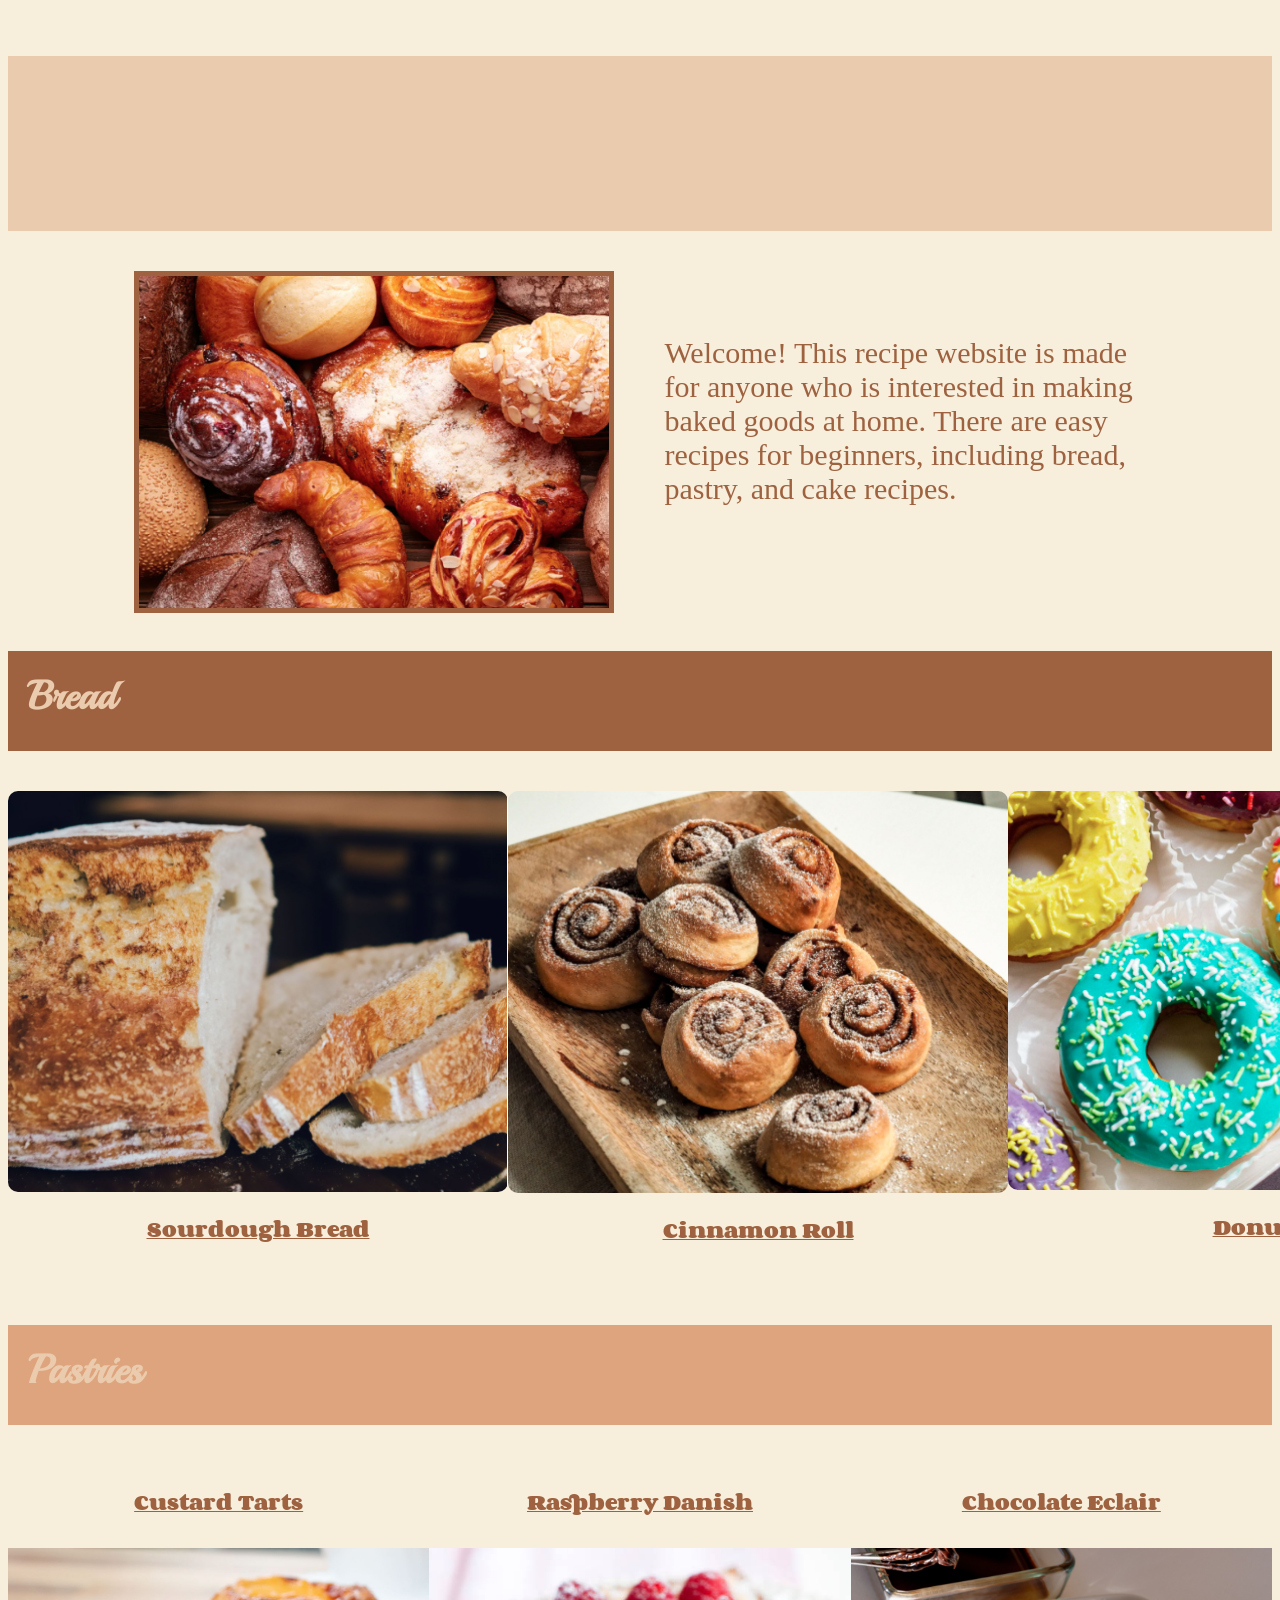
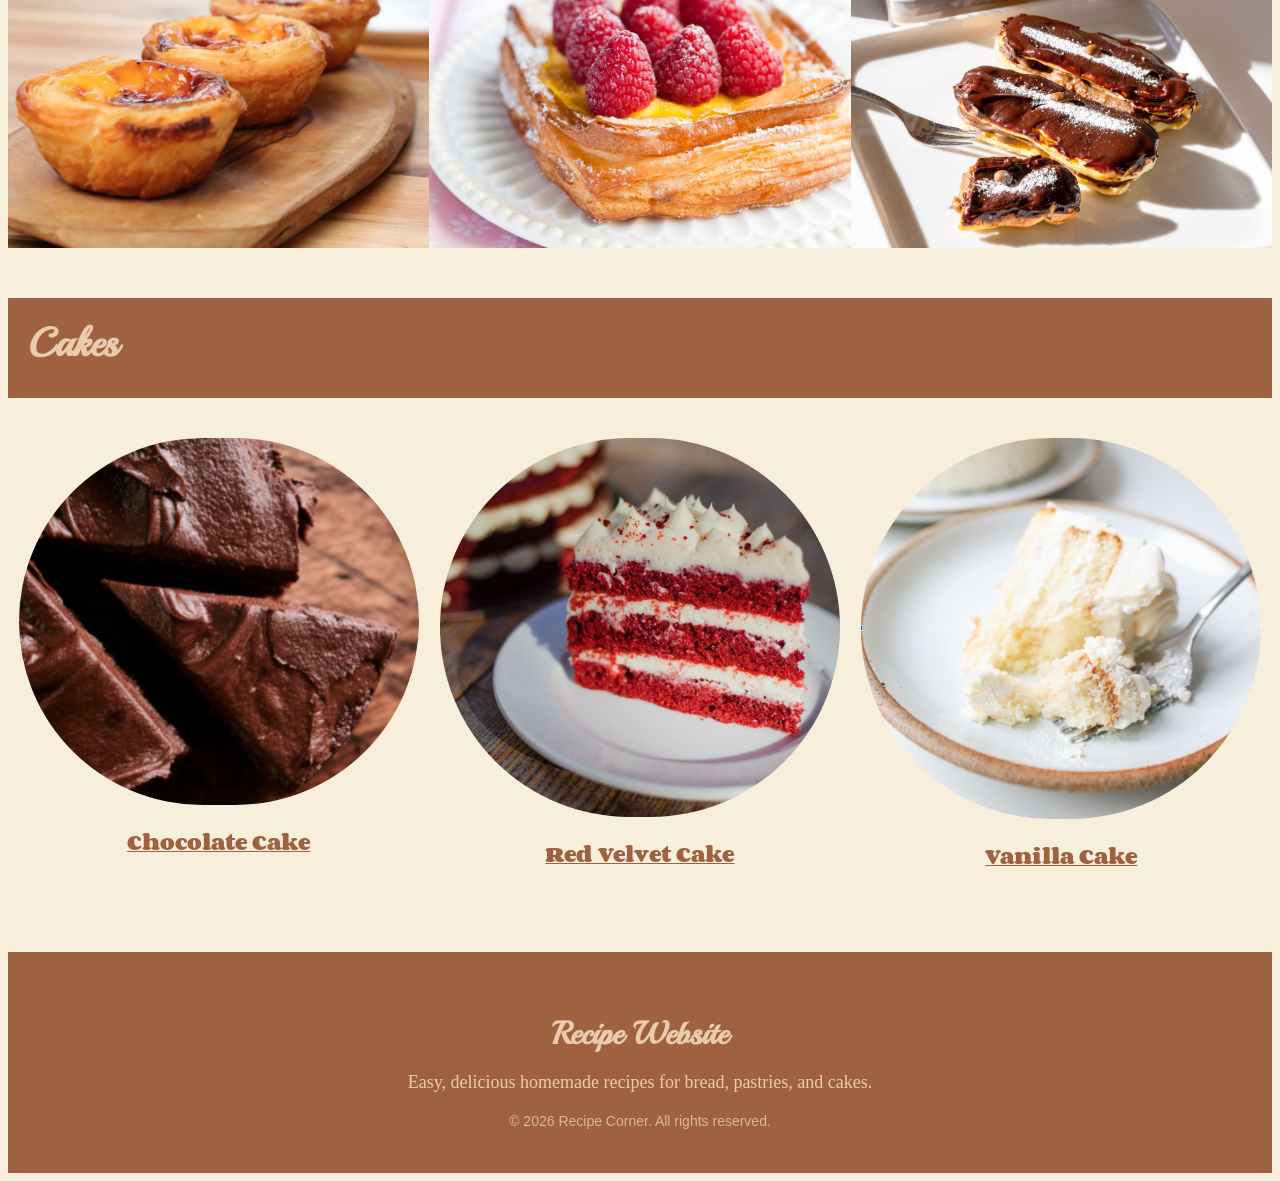
<file: index.html>
<!DOCTYPE html>
<html lang="en">
<head>
    <meta charset="UTF-8">
    <meta name="viewport" content="width=device-width, initial-scale=1.0">
    <link rel="stylesheet" href="style.css">
    <title>RecipeWebiste</title>
</head>

<body>
    <section class="hero">
        <h1 class="hero-text">
            Baked Goods Recipes
        </h1>
    </section>

    <!--Welcome two columns layout start-->
    <div class="welcome-two-column">
        <div class="welcome-image">
            <img src="Images/MixedBakingImg.PNG" alt="welcome image">
        </div>
        <div class="welcome-text">
            <p>Welcome! This recipe website is made for anyone who is interested in making baked goods at home. There are easy recipes for beginners, including bread, pastry, and cake recipes.</p>
        </div>
    </div>
    <!--Welcome two columns layout end--> 

    <!--Topic one starts (3 column) -->
    <div class="two-column-welcome">
        <section class="bread-banner">
            <h2 class="bread-banner-text">
                Bread
            </h2>
        </section>
    </div>

    <section class="bread-three-column">

        <div class="card">
            <a href="sourdough.html" style="text-decoration: underline;">
                <div class="card-image">
                    <img src="Images/BreadImageCUT2.PNG" alt="sourdough bread">
                </div>
                <h3 class="card-text">Sourdough Bread</h3>
            </a>
        </div>

        <div class="card">
            <a href="cinnamonroll.html" style="text-decoration: underline;">
                <div class="card-image">
                    <img src="Images/CinammonRollImageCUT3.PNG" alt="cinnamon roll">
                </div>
                <h3 class="card-text">Cinnamon Roll</h3>
            </a>
        </div>

        <div class="card">
            <a href="donut.html" style="text-decoration: underline;">
                <div class="card-image">
                    <img src="Images/DonutImageCUT2.PNG" alt="Donuts">
                </div>
                <h3 class="card-text">Donuts</h3>
            </a>
        </div>
    </section>
    <!--End of topic one-->

    <!--Topic two starts (3 column)-->
    <section class="pastries-banner">
        <h2 class="pastries-banner-text">
            Pastries
        </h2>
    </section>

    <section class="pastries-full-width">

        <div class="pastries-card">
            <a href="custardtart.html" style="text-decoration: underline;">
                <h3 class="pastries-card-text">Custard Tarts</h3>
                <div class="pastries-card-image">
                    <img src="Images/CustardTartsCUT.PNG" alt="custard tarts">
                </div>
            </a>
        </div>

        <div class="pastries-card">
            <a href="raspberry.html" style="text-decoration: underline;">
                <h3 class="pastries-card-text">Raspberry Danish</h3>
                <div class="pastries-card-image">
                    <img src="Images/RaspberryDanishImg.jpg" alt="raspberry danish">
                </div>
            </a>
        </div>

        <div class="pastries-card">
            <a href="eclair.html" style="text-decoration: underline;">
                <h3 class="pastries-card-text">Chocolate Eclair</h3>
                <div class="pastries-card-image">
                    <img src="Images/ChocolateEclairsImg.jpg" alt="sourdough bread">
                </div>
            </a>
        </div>
    </section>
    <!--End of topic two-->

    <!--Topic three starts (3 column)-->

    <section class="cakes-banner">
        <h2 class="cakes-banner-text">
            Cakes
        </h2>
    </section>

    <section class="cakes-three-column">

        <div class="cakes-card">
            <a href="chocolate.html" style="text-decoration: underline;">
                <div class="cakes-card-image">
                    <img src="Images/ChocolateCakeCUT.PNG" alt="chocolate">
                </div>
                <h3 class="cakes-card-text">Chocolate Cake</h3>
            </a>
        </div>

        <div class="cakes-card">
            <a href="velvet.html" style="text-decoration: underline;">
                <div class="card-image">
                    <img src="Images/RedVelvetCakeCUT.PNG" alt="red velvet">
                </div>
                <h3 class="cakes-card-text">Red Velvet Cake</h3>
            </a>
        </div>

        <div class="cakes-card">
            <a href="vanilla.html" style="text-decoration: underline;">
                <div class="cakes-card-image">
                    <img src="Images/VanillaCakeCUT.PNG" alt="vanilla">
                </div>
                <h3 class="cakes-card-text">Vanilla Cake</h3>
            </a>
        </div>
    </section>

    <!--End of topic three-->

    <!-- Footer Section -->
    <footer class="footer">
        <div class="footer-content">
            <h3 class="footer-title">Recipe Website</h3>
            <p class="footer-description">Easy, delicious homemade recipes for bread, pastries, and cakes.</p>
            <p class="footer-copyright">&copy; 2026 Recipe Corner. All rights reserved.</p>
        </div>
    </footer>

</body>
</html>
</file>
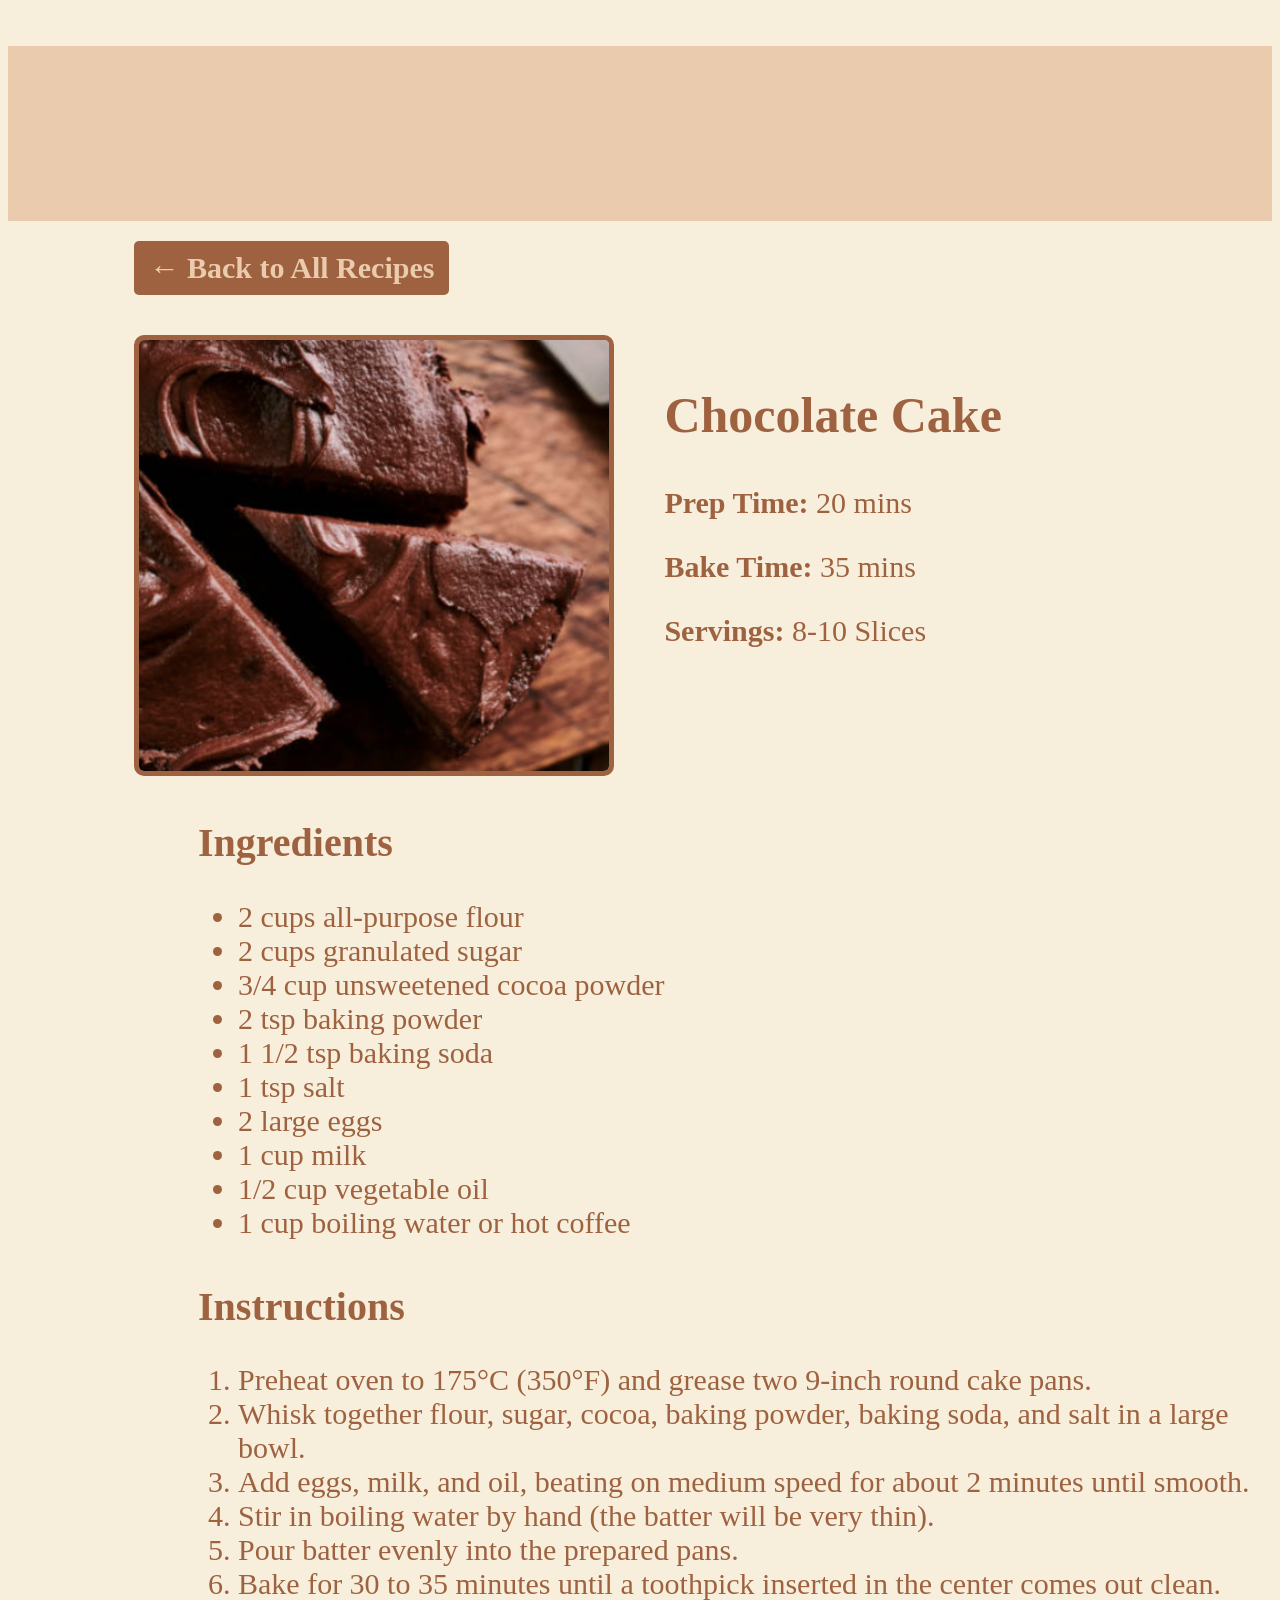
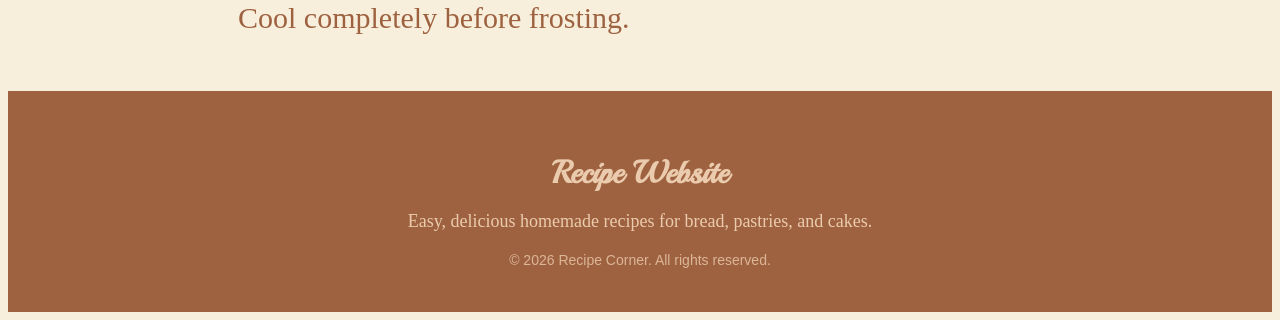
<file: chocolate.html>
<!DOCTYPE html>
<html lang="en">
<head>
    <meta charset="UTF-8">
    <meta name="viewport" content="width=device-width, initial-scale=1.0">
    <title>Sourdough Bread Recipe</title>
    <link rel="stylesheet" href="style.css">
</head>

<body>

    <!-- Hero Banner (Matches Main Page) -->
    <header class="hero">
        <h1 class="hero-text">
            Baked Goods Recipes
        </h1>
    </header>

    <!-- Back Link -->
    <p class="back-link-container">
        <a href="index.html" class="back-button">&larr; Back to All Recipes</a>
    </p>

    <!-- Recipe Overview Section -->
    <section class="welcome-two-column">
        <div class="welcome-image">
            <img src="Images/ChocolateCakeCUT.PNG" alt="Chocolate Cake" class="recipe-welcome-image">
        </div>

        <div class="recipe-welcome-text">
            <h1 class="recipe-title">Chocolate Cake</h1>
            <p><strong>Prep Time:</strong> 20 mins</p>
            <p><strong>Bake Time:</strong> 35 mins</p>
            <p><strong>Servings:</strong> 8-10 Slices</p>
        </div>
    </section>

    <!-- Recipe Details Section -->
    <section class="recipe-content">
        <h2 class="section-title">Ingredients</h2>
        <ul class="recipe-list">
            <li>2 cups all-purpose flour</li>
            <li>2 cups granulated sugar</li>
            <li>3/4 cup unsweetened cocoa powder</li>
            <li>2 tsp baking powder</li>
            <li>1 1/2 tsp baking soda</li>
            <li>1 tsp salt</li>
            <li>2 large eggs</li>
            <li>1 cup milk</li>
            <li>1/2 cup vegetable oil</li>
            <li>1 cup boiling water or hot coffee</li>
        </ul>

        <h2 class="section-title">Instructions</h2>
        <ol class="recipe-list">
            <li>Preheat oven to 175°C (350°F) and grease two 9-inch round cake pans.</li>
            <li>Whisk together flour, sugar, cocoa, baking powder, baking soda, and salt in a large bowl.</li>
            <li>Add eggs, milk, and oil, beating on medium speed for about 2 minutes until smooth.</li>
            <li>Stir in boiling water by hand (the batter will be very thin).</li>
            <li>Pour batter evenly into the prepared pans.</li>
            <li>Bake for 30 to 35 minutes until a toothpick inserted in the center comes out clean. Cool completely before frosting.</li>
        </ol>
    </section>

    <!-- Footer -->
    <footer class="footer">
        <div class="footer-content">
            <h3 class="footer-title">Recipe Website</h3>
            <p class="footer-description">Easy, delicious homemade recipes for bread, pastries, and cakes.</p>
            <p class="footer-copyright">&copy; 2026 Recipe Corner. All rights reserved.</p>
        </div>
    </footer>

</body>
</html>
</file>
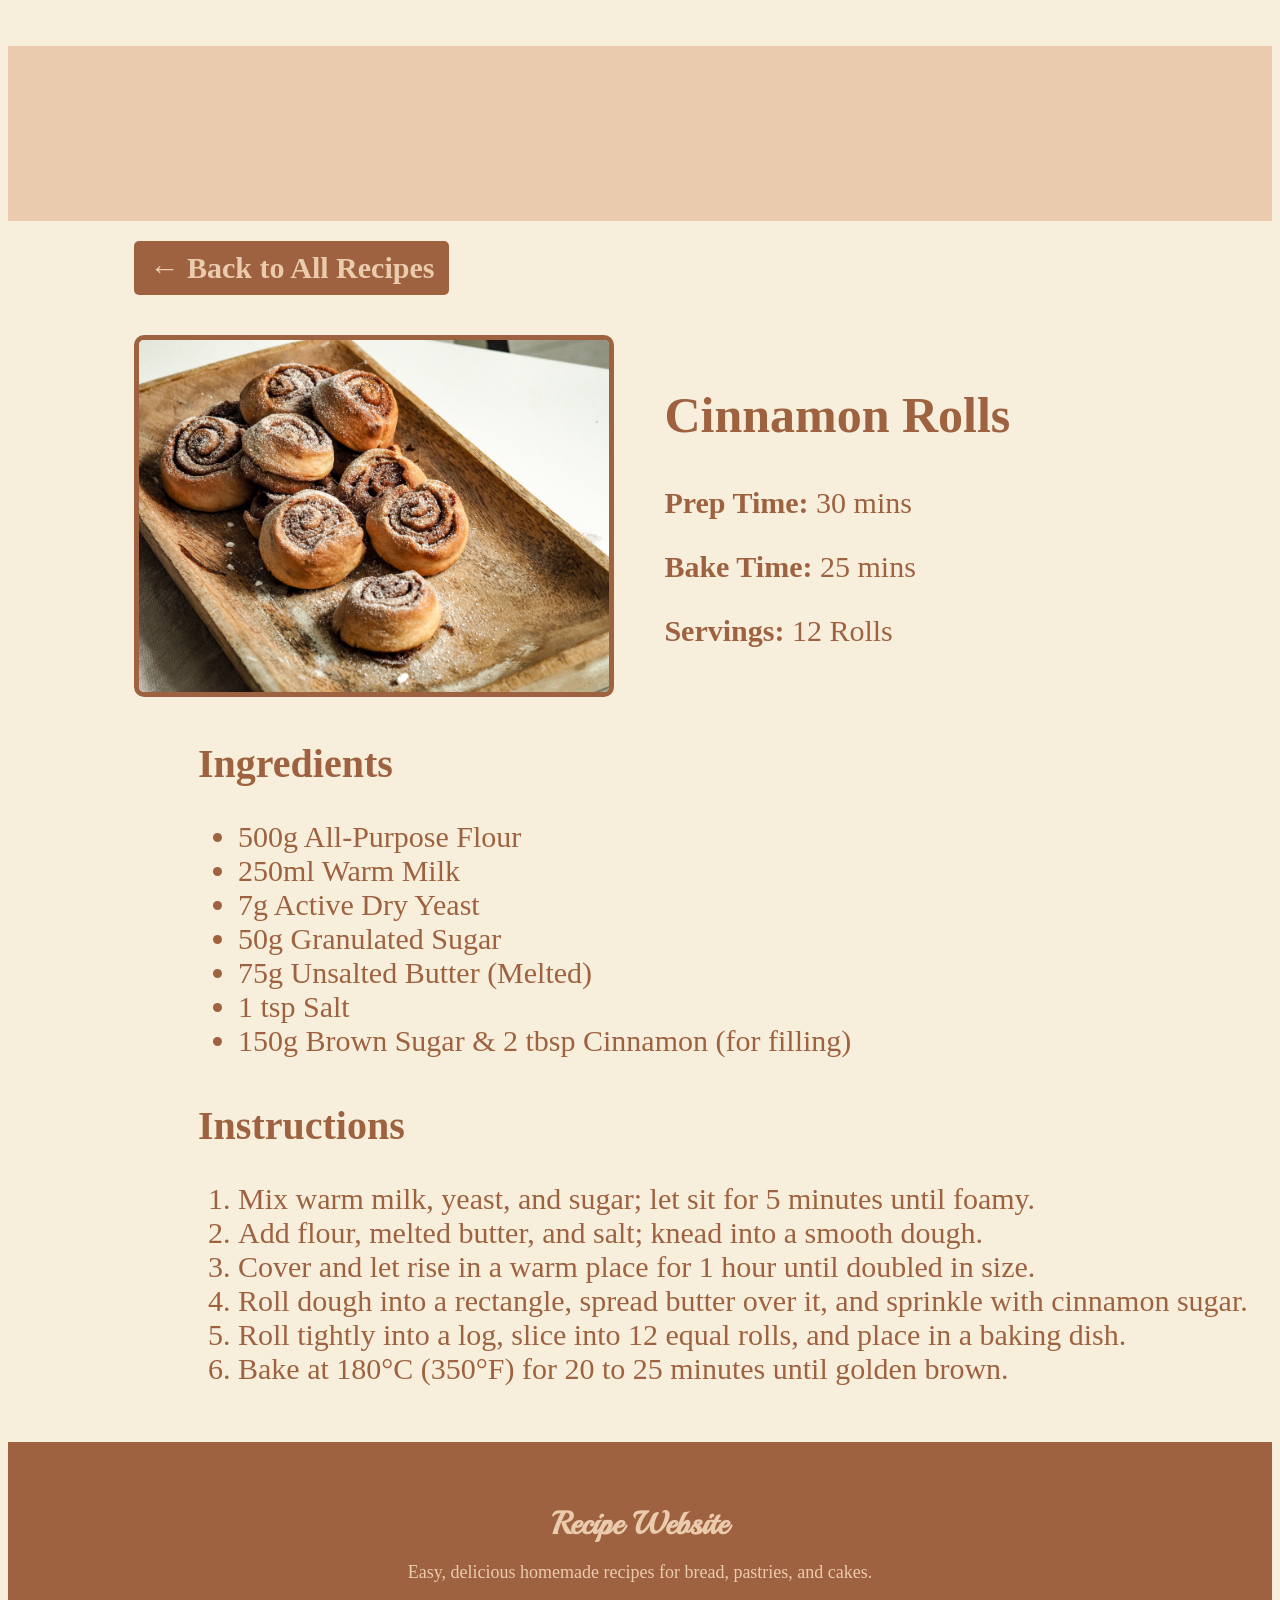
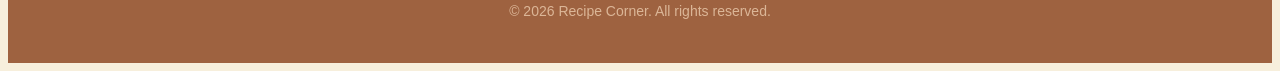
<file: cinnamonroll.html>
<!DOCTYPE html>
<html lang="en">
<head>
    <meta charset="UTF-8">
    <meta name="viewport" content="width=device-width, initial-scale=1.0">
    <title>Cinnamon Roll Recipe</title>
    <link rel="stylesheet" href="style.css">
</head>

<body>

    <!-- Hero Banner (Matches Main Page) -->
    <header class="hero">
        <h1 class="hero-text">
            Baked Goods Recipes
        </h1>
    </header>

    <!-- Back Link -->
    <p class="back-link-container">
        <a href="index.html" class="back-button">&larr; Back to All Recipes</a>
    </p>
<!-- &larr is to get an arrow symbol-->


    <!-- Recipe Overview Section -->
    <section class="welcome-two-column">
        <div class="welcome-image">
            <img src="Images/CinnamonRollsImg.jpg" alt="cinnamon roll" class="recipe-welcome-image">
        </div>

        <div class="recipe-welcome-text">
            <h1 class="recipe-title">Cinnamon Rolls</h1>
            <p><strong>Prep Time:</strong> 30 mins</p>
            <p><strong>Bake Time:</strong> 25 mins</p>
            <p><strong>Servings:</strong> 12 Rolls</p>
        </div>
    </section>

    <!-- Recipe Details Section -->
    <section class="recipe-content">
        <h2 class="section-title">Ingredients</h2>
        <ul class="recipe-list">
            <li>500g All-Purpose Flour</li>
            <li>250ml Warm Milk</li>
            <li>7g Active Dry Yeast</li>
            <li>50g Granulated Sugar</li>
            <li>75g Unsalted Butter (Melted)</li>
            <li>1 tsp Salt</li>
            <li>150g Brown Sugar & 2 tbsp Cinnamon (for filling)</li>
        </ul>

        <h2 class="section-title">Instructions</h2>
        <ol class="recipe-list">
            <li>Mix warm milk, yeast, and sugar; let sit for 5 minutes until foamy.</li>
            <li>Add flour, melted butter, and salt; knead into a smooth dough.</li>
            <li>Cover and let rise in a warm place for 1 hour until doubled in size.</li>
            <li>Roll dough into a rectangle, spread butter over it, and sprinkle with cinnamon sugar.</li>
            <li>Roll tightly into a log, slice into 12 equal rolls, and place in a baking dish.</li>
            <li>Bake at 180°C (350°F) for 20 to 25 minutes until golden brown.</li>
        </ol>
    </section>
    <!--ol is for ordered lists, li is for listing-->

    <!-- Footer -->
    <footer class="footer">
        <div class="footer-content">
            <h3 class="footer-title">Recipe Website</h3>
            <p class="footer-description">Easy, delicious homemade recipes for bread, pastries, and cakes.</p>
            <p class="footer-copyright">&copy; 2026 Recipe Corner. All rights reserved.</p>
        </div>
    </footer>

</body>
</html>
</file>
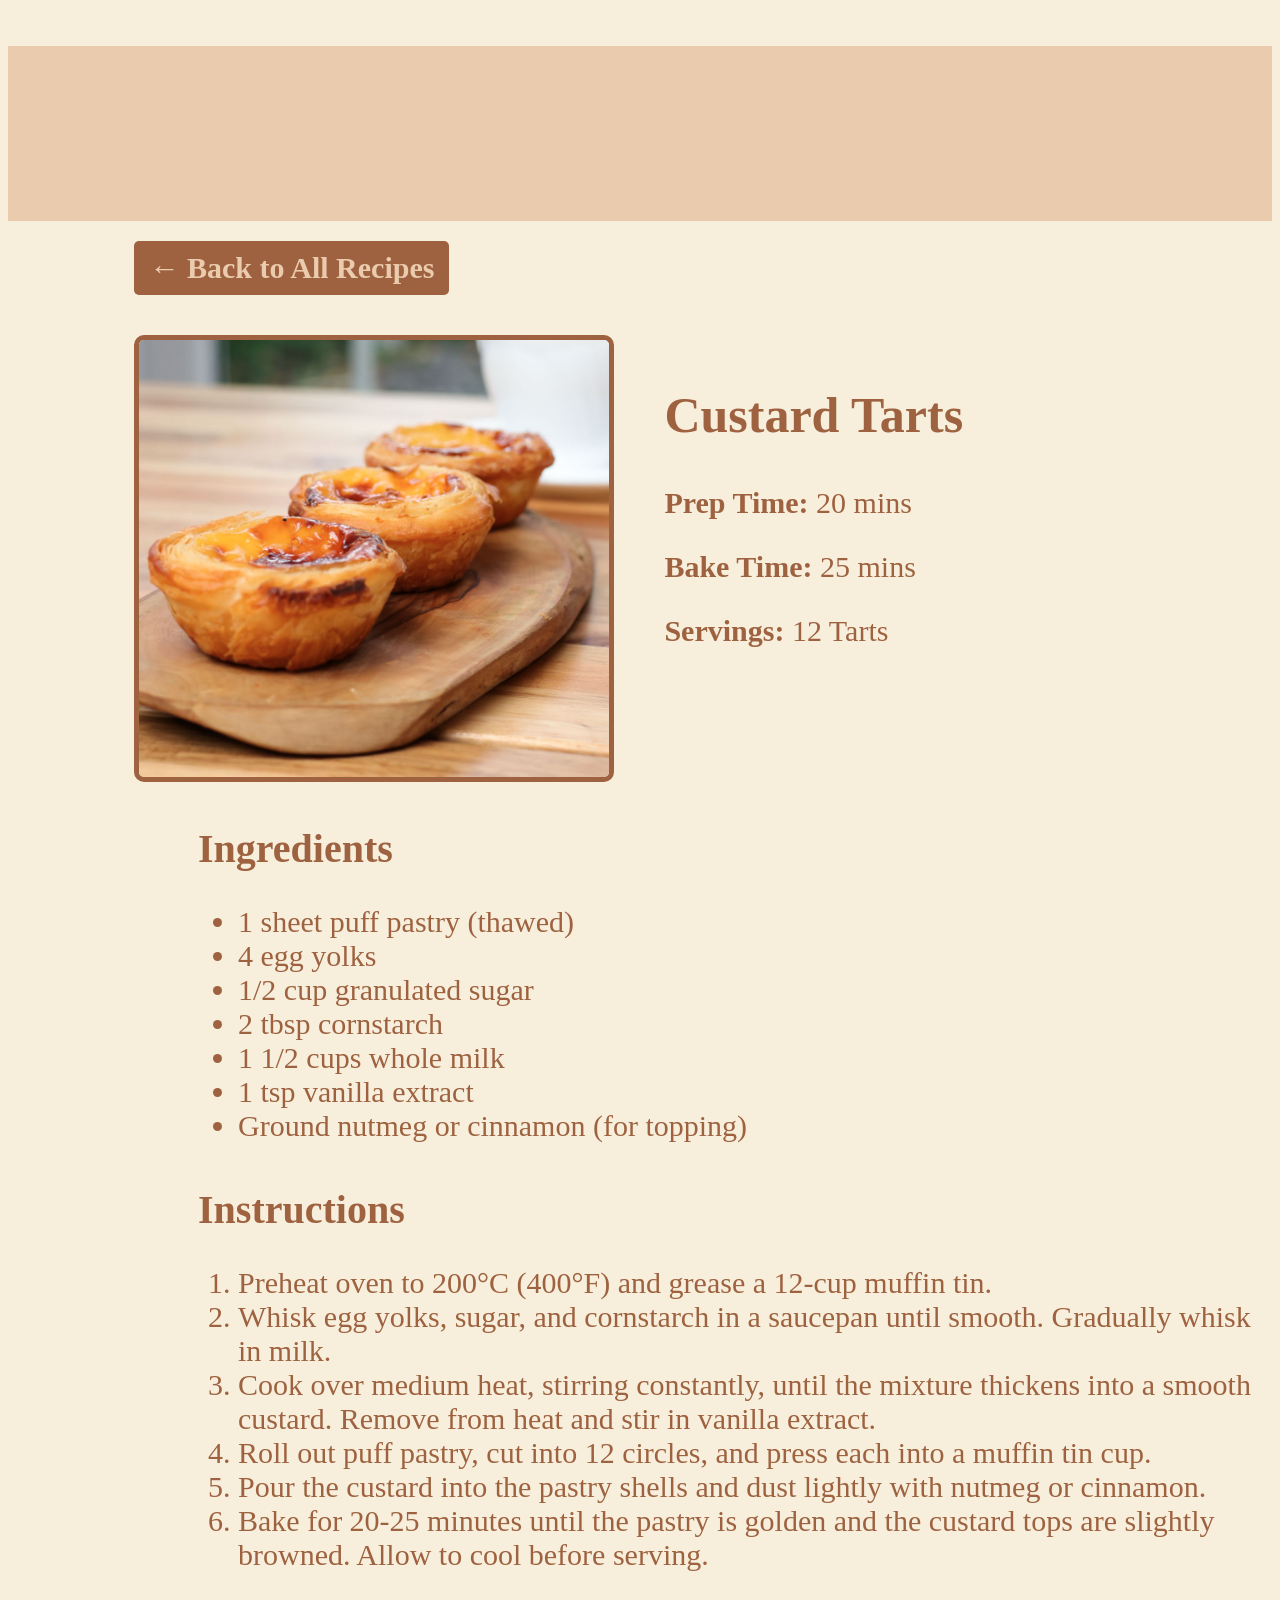
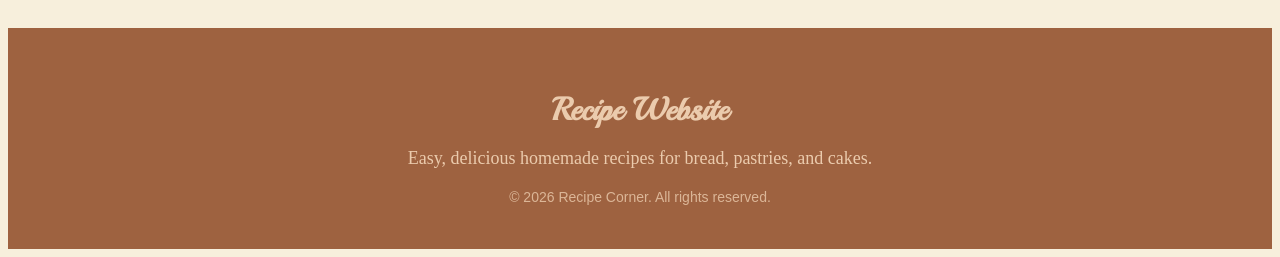
<file: custardtart.html>
<!DOCTYPE html>
<html lang="en">
<head>
    <meta charset="UTF-8">
    <meta name="viewport" content="width=device-width, initial-scale=1.0">
    <title>Sourdough Bread Recipe</title>
    <link rel="stylesheet" href="style.css">
</head>

<body>

    <!-- Hero Banner (Matches Main Page) -->
    <header class="hero">
        <h1 class="hero-text">
            Baked Goods Recipes
        </h1>
    </header>

    <!-- Back Link -->
    <p class="back-link-container">
        <a href="index.html" class="back-button">&larr; Back to All Recipes</a>
    </p>

    <!-- Recipe Overview Section -->
    <section class="welcome-two-column">
        <div class="welcome-image">
            <img src="Images/CustardTartsCUT.PNG" alt="Custard Tart" class="recipe-welcome-image">
        </div>

    <div class="recipe-welcome-text">
        <h1 class="recipe-title">Custard Tarts</h1>
        <p><strong>Prep Time:</strong> 20 mins</p>
        <p><strong>Bake Time:</strong> 25 mins</p>
        <p><strong>Servings:</strong> 12 Tarts</p>
    </div>
</section>

<!-- Recipe Details Section -->
<section class="recipe-content">
    <h2 class="section-title">Ingredients</h2>
    <ul class="recipe-list">
        <li>1 sheet puff pastry (thawed)</li>
        <li>4 egg yolks</li>
        <li>1/2 cup granulated sugar</li>
        <li>2 tbsp cornstarch</li>
        <li>1 1/2 cups whole milk</li>
        <li>1 tsp vanilla extract</li>
        <li>Ground nutmeg or cinnamon (for topping)</li>
    </ul>

    <h2 class="section-title">Instructions</h2>
    <ol class="recipe-list">
        <li>Preheat oven to 200°C (400°F) and grease a 12-cup muffin tin.</li>
        <li>Whisk egg yolks, sugar, and cornstarch in a saucepan until smooth. Gradually whisk in milk.</li>
        <li>Cook over medium heat, stirring constantly, until the mixture thickens into a smooth custard. Remove from heat and stir in vanilla extract.</li>
        <li>Roll out puff pastry, cut into 12 circles, and press each into a muffin tin cup.</li>
        <li>Pour the custard into the pastry shells and dust lightly with nutmeg or cinnamon.</li>
        <li>Bake for 20-25 minutes until the pastry is golden and the custard tops are slightly browned. Allow to cool before serving.</li>
    </ol>
</section>

    <!-- Footer -->
    <footer class="footer">
        <div class="footer-content">
            <h3 class="footer-title">Recipe Website</h3>
            <p class="footer-description">Easy, delicious homemade recipes for bread, pastries, and cakes.</p>
            <p class="footer-copyright">&copy; 2026 Recipe Corner. All rights reserved.</p>
        </div>
    </footer>

</body>
</html>
</file>
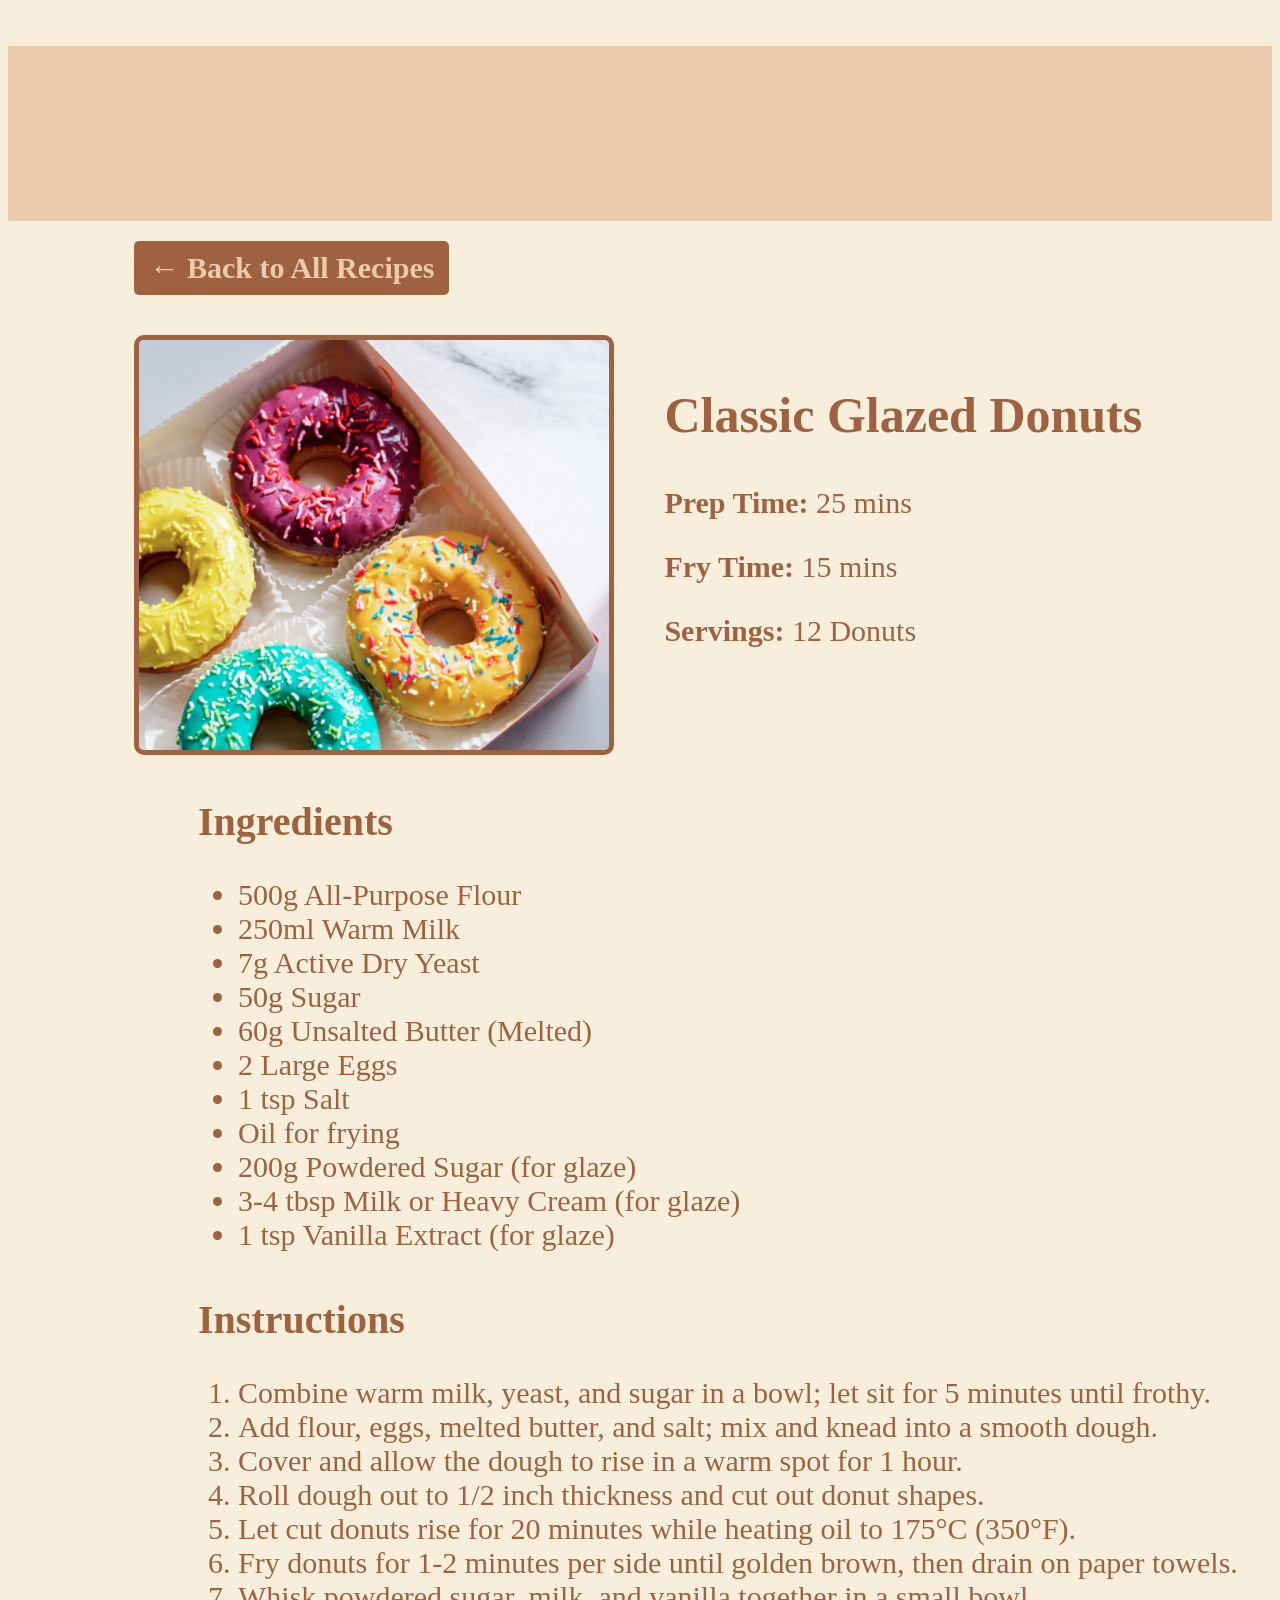
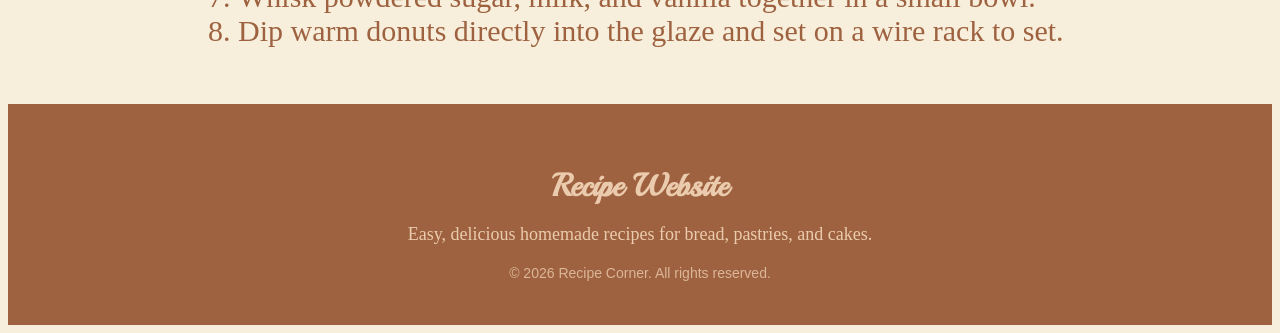
<file: donut.html>
<!DOCTYPE html>
<html lang="en">
<head>
    <meta charset="UTF-8">
    <meta name="viewport" content="width=device-width, initial-scale=1.0">
    <title>Donut Recipe</title>
    <link rel="stylesheet" href="style.css">
</head>

<body>

    <!-- Hero Banner (Matches Main Page) -->
    <header class="hero">
        <h1 class="hero-text">
            Baked Goods Recipes
        </h1>
    </header>

    <!-- Back Link -->
    <p class="back-link-container">
        <a href="index.html" class="back-button">&larr; Back to All Recipes</a>
    </p>

    <!-- Recipe Overview Section -->
    <section class="welcome-two-column">
        <div class="welcome-image">
            <img src="Images/DonutsCUT.PNG" alt="Glazed Donuts" class="recipe-welcome-image">
        </div>

        <div class="recipe-welcome-text">
            <h1 class="recipe-title">Classic Glazed Donuts</h1>
            <p><strong>Prep Time:</strong> 25 mins</p>
            <p><strong>Fry Time:</strong> 15 mins</p>
            <p><strong>Servings:</strong> 12 Donuts</p>
        </div>
    </section>

    <!-- Recipe Details Section -->
    <section class="recipe-content">
        <h2 class="section-title">Ingredients</h2>
        <ul class="recipe-list">
            <li>500g All-Purpose Flour</li>
            <li>250ml Warm Milk</li>
            <li>7g Active Dry Yeast</li>
            <li>50g Sugar</li>
            <li>60g Unsalted Butter (Melted)</li>
            <li>2 Large Eggs</li>
            <li>1 tsp Salt</li>
            <li>Oil for frying</li>
            <li>200g Powdered Sugar (for glaze)</li>
            <li>3-4 tbsp Milk or Heavy Cream (for glaze)</li>
            <li>1 tsp Vanilla Extract (for glaze)</li>
        </ul>

        <h2 class="section-title">Instructions</h2>
        <ol class="recipe-list">
            <li>Combine warm milk, yeast, and sugar in a bowl; let sit for 5 minutes until frothy.</li>
            <li>Add flour, eggs, melted butter, and salt; mix and knead into a smooth dough.</li>
            <li>Cover and allow the dough to rise in a warm spot for 1 hour.</li>
            <li>Roll dough out to 1/2 inch thickness and cut out donut shapes.</li>
            <li>Let cut donuts rise for 20 minutes while heating oil to 175°C (350°F).</li>
            <li>Fry donuts for 1-2 minutes per side until golden brown, then drain on paper towels.</li>
            <li>Whisk powdered sugar, milk, and vanilla together in a small bowl.</li>
            <li>Dip warm donuts directly into the glaze and set on a wire rack to set.</li>
        </ol>
    </section>

    <!-- Footer -->
    <footer class="footer">
        <div class="footer-content">
            <h3 class="footer-title">Recipe Website</h3>
            <p class="footer-description">Easy, delicious homemade recipes for bread, pastries, and cakes.</p>
            <p class="footer-copyright">&copy; 2026 Recipe Corner. All rights reserved.</p>
        </div>
    </footer>

</body>
</html>
</file>
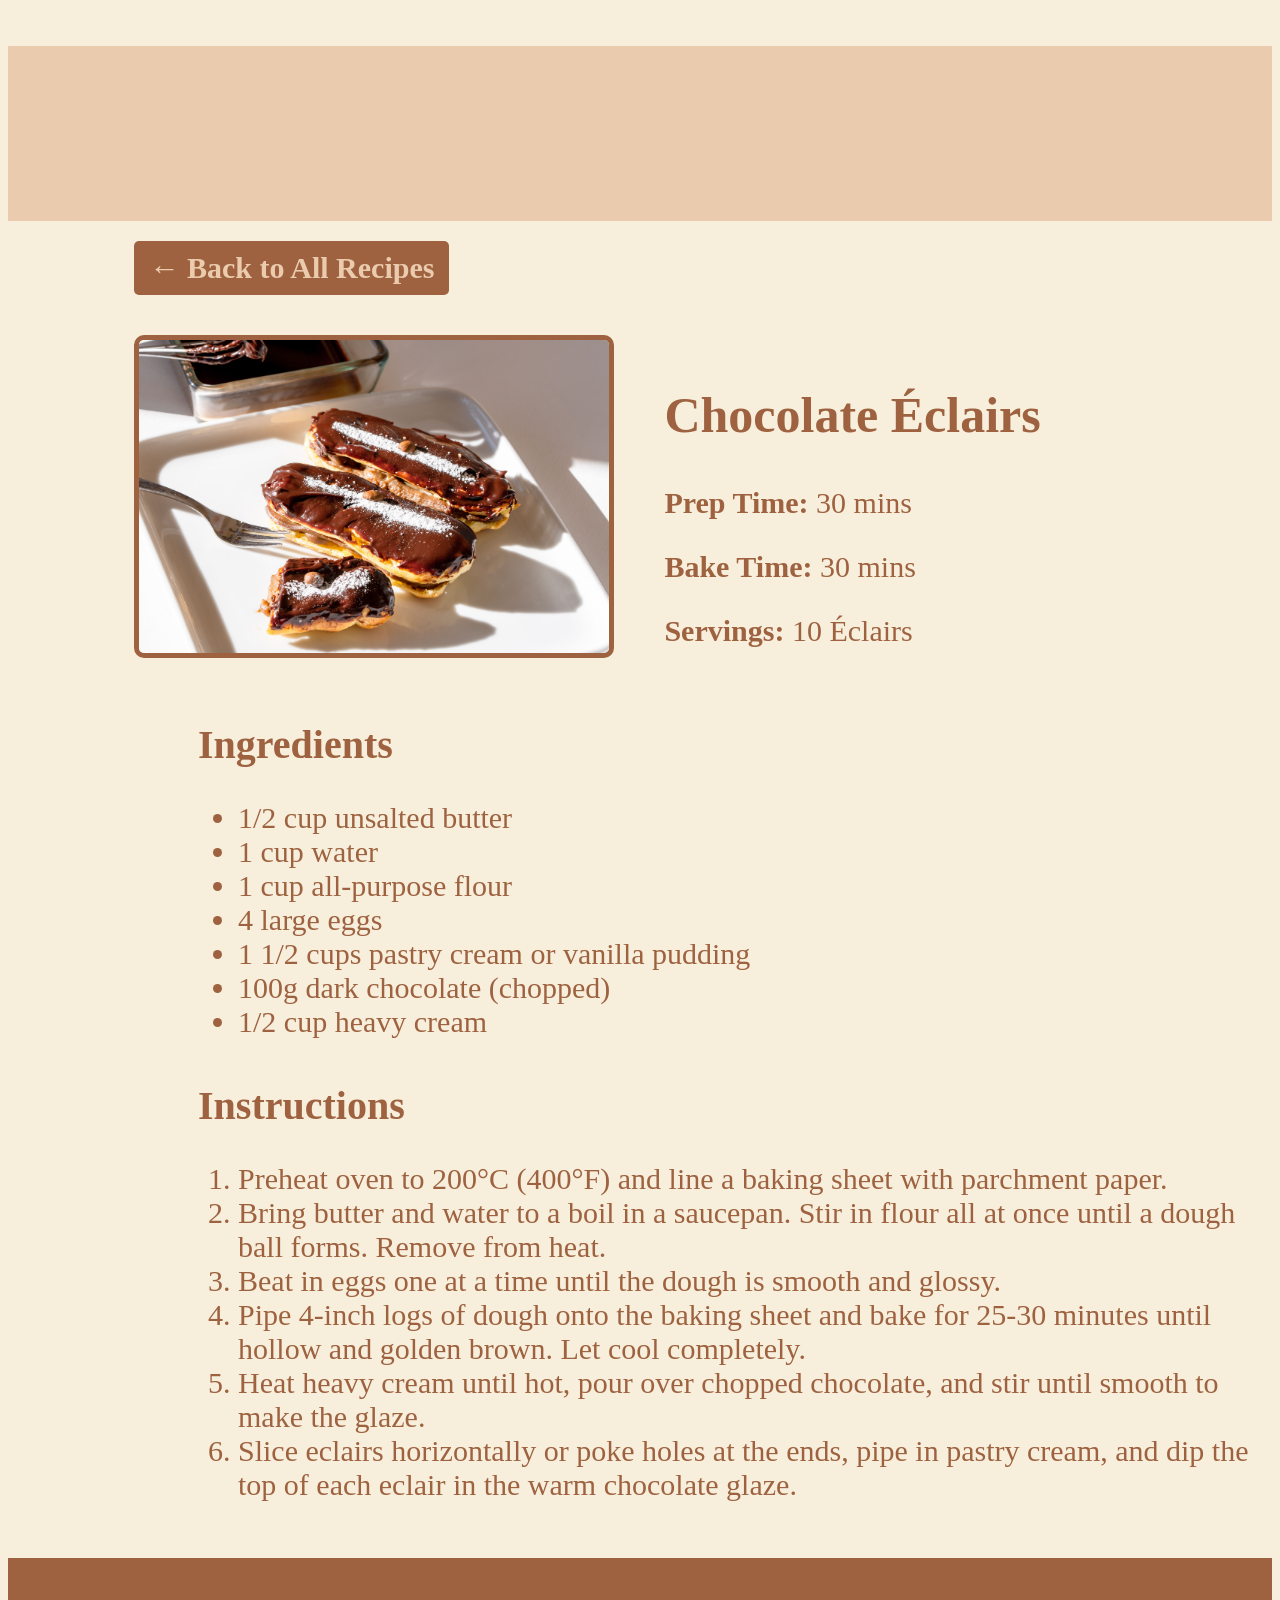
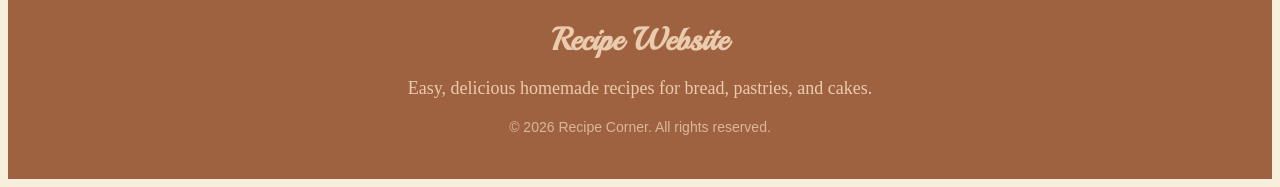
<file: eclair.html>
<!DOCTYPE html>
<html lang="en">
<head>
    <meta charset="UTF-8">
    <meta name="viewport" content="width=device-width, initial-scale=1.0">
    <title>Sourdough Bread Recipe</title>
    <link rel="stylesheet" href="style.css">
</head>

<body>

    <!-- Hero Banner (Matches Main Page) -->
    <header class="hero">
        <h1 class="hero-text">
            Baked Goods Recipes
        </h1>
    </header>

    <!-- Back Link -->
    <p class="back-link-container">
        <a href="index.html" class="back-button">&larr; Back to All Recipes</a>
    </p>

    <!-- Recipe Overview Section -->
    <section class="welcome-two-column">
        <div class="welcome-image">
            <img src="Images/ChocolateEclairsImg.jpg" alt="Chocolate Eclair" class="recipe-welcome-image">
        </div>

        <div class="recipe-welcome-text">
            <h1 class="recipe-title">Chocolate Éclairs</h1>
            <p><strong>Prep Time:</strong> 30 mins</p>
            <p><strong>Bake Time:</strong> 30 mins</p>
            <p><strong>Servings:</strong> 10 Éclairs</p>
        </div>
    </section>

    <!-- Recipe Details Section -->
    <section class="recipe-content">
        <h2 class="section-title">Ingredients</h2>
        <ul class="recipe-list">
            <li>1/2 cup unsalted butter</li>
            <li>1 cup water</li>
            <li>1 cup all-purpose flour</li>
            <li>4 large eggs</li>
            <li>1 1/2 cups pastry cream or vanilla pudding</li>
            <li>100g dark chocolate (chopped)</li>
            <li>1/2 cup heavy cream</li>
        </ul>

        <h2 class="section-title">Instructions</h2>
        <ol class="recipe-list">
            <li>Preheat oven to 200°C (400°F) and line a baking sheet with parchment paper.</li>
            <li>Bring butter and water to a boil in a saucepan. Stir in flour all at once until a dough ball forms. Remove from heat.</li>
            <li>Beat in eggs one at a time until the dough is smooth and glossy.</li>
            <li>Pipe 4-inch logs of dough onto the baking sheet and bake for 25-30 minutes until hollow and golden brown. Let cool completely.</li>
            <li>Heat heavy cream until hot, pour over chopped chocolate, and stir until smooth to make the glaze.</li>
            <li>Slice eclairs horizontally or poke holes at the ends, pipe in pastry cream, and dip the top of each eclair in the warm chocolate glaze.</li>
        </ol>
    </section>

    <!-- Footer -->
    <footer class="footer">
        <div class="footer-content">
            <h3 class="footer-title">Recipe Website</h3>
            <p class="footer-description">Easy, delicious homemade recipes for bread, pastries, and cakes.</p>
            <p class="footer-copyright">&copy; 2026 Recipe Corner. All rights reserved.</p>
        </div>
    </footer>

</body>
</html>
</file>
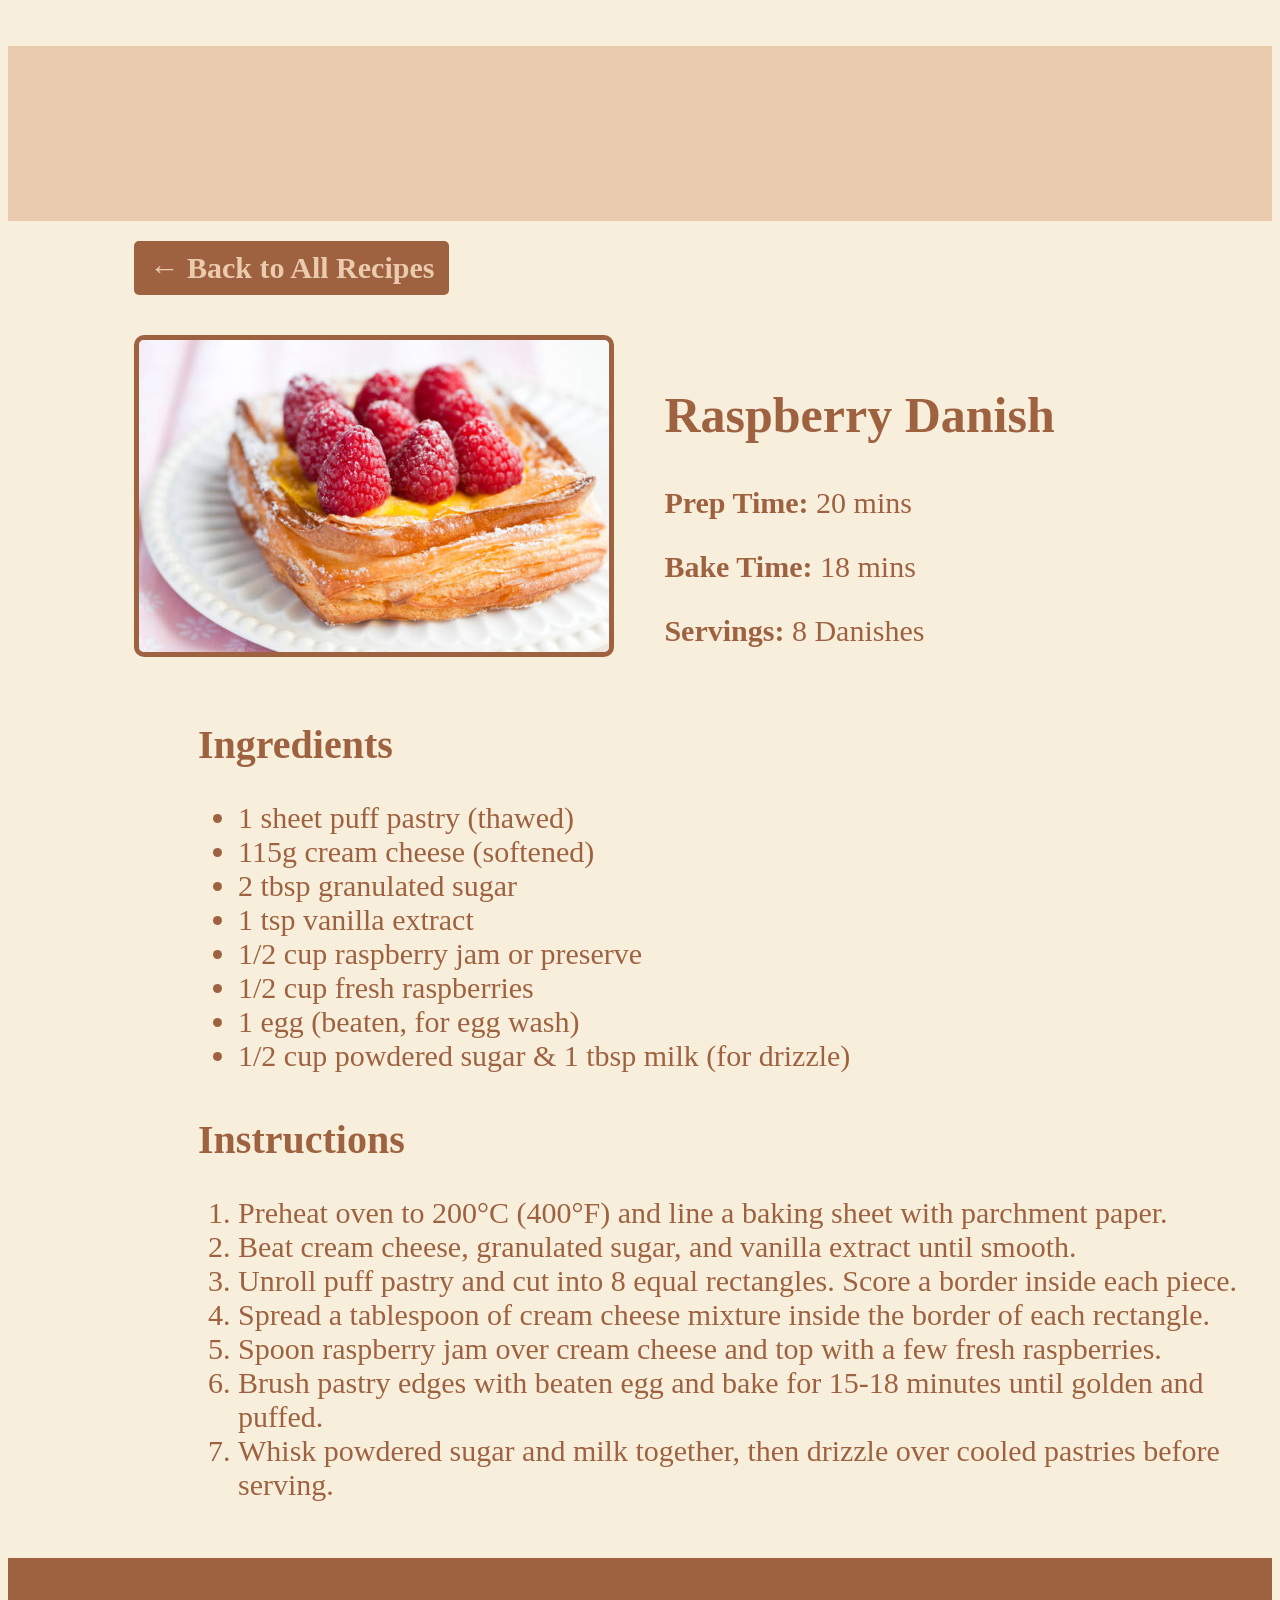
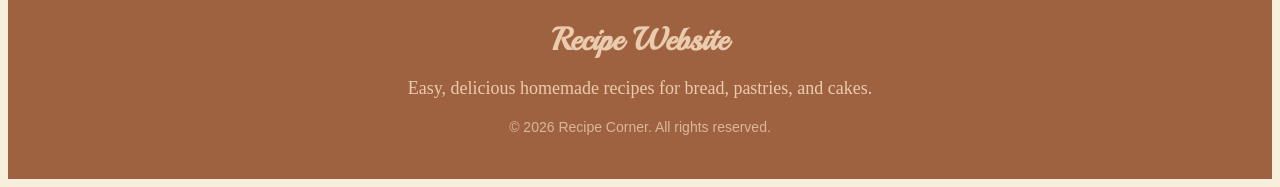
<file: raspberry.html>
<!DOCTYPE html>
<html lang="en">
<head>
    <meta charset="UTF-8">
    <meta name="viewport" content="width=device-width, initial-scale=1.0">
    <title>Sourdough Bread Recipe</title>
    <link rel="stylesheet" href="style.css">
</head>

<body>

    <!-- Hero Banner (Matches Main Page) -->
    <header class="hero">
        <h1 class="hero-text">
            Baked Goods Recipes
        </h1>
    </header>

    <!-- Back Link -->
    <p class="back-link-container">
        <a href="index.html" class="back-button">&larr; Back to All Recipes</a>
    </p>

    <!-- Recipe Overview Section -->
    <section class="welcome-two-column">
        <div class="welcome-image">
            <img src="Images/RaspberryDanishImg.jpg" alt="Raspberry Danish" class="recipe-welcome-image">
        </div>

        <div class="recipe-welcome-text">
            <h1 class="recipe-title">Raspberry Danish</h1>
            <p><strong>Prep Time:</strong> 20 mins</p>
            <p><strong>Bake Time:</strong> 18 mins</p>
            <p><strong>Servings:</strong> 8 Danishes</p>
        </div>
    </section>

    <!-- Recipe Details Section -->
    <section class="recipe-content">
        <h2 class="section-title">Ingredients</h2>
        <ul class="recipe-list">
            <li>1 sheet puff pastry (thawed)</li>
            <li>115g cream cheese (softened)</li>
            <li>2 tbsp granulated sugar</li>
            <li>1 tsp vanilla extract</li>
            <li>1/2 cup raspberry jam or preserve</li>
            <li>1/2 cup fresh raspberries</li>
            <li>1 egg (beaten, for egg wash)</li>
            <li>1/2 cup powdered sugar & 1 tbsp milk (for drizzle)</li>
        </ul>

        <h2 class="section-title">Instructions</h2>
        <ol class="recipe-list">
            <li>Preheat oven to 200°C (400°F) and line a baking sheet with parchment paper.</li>
            <li>Beat cream cheese, granulated sugar, and vanilla extract until smooth.</li>
            <li>Unroll puff pastry and cut into 8 equal rectangles. Score a border inside each piece.</li>
            <li>Spread a tablespoon of cream cheese mixture inside the border of each rectangle.</li>
            <li>Spoon raspberry jam over cream cheese and top with a few fresh raspberries.</li>
            <li>Brush pastry edges with beaten egg and bake for 15-18 minutes until golden and puffed.</li>
            <li>Whisk powdered sugar and milk together, then drizzle over cooled pastries before serving.</li>
        </ol>
    </section>

    <!-- Footer -->
    <footer class="footer">
        <div class="footer-content">
            <h3 class="footer-title">Recipe Website</h3>
            <p class="footer-description">Easy, delicious homemade recipes for bread, pastries, and cakes.</p>
            <p class="footer-copyright">&copy; 2026 Recipe Corner. All rights reserved.</p>
        </div>
    </footer>

</body>
</html>
</file>
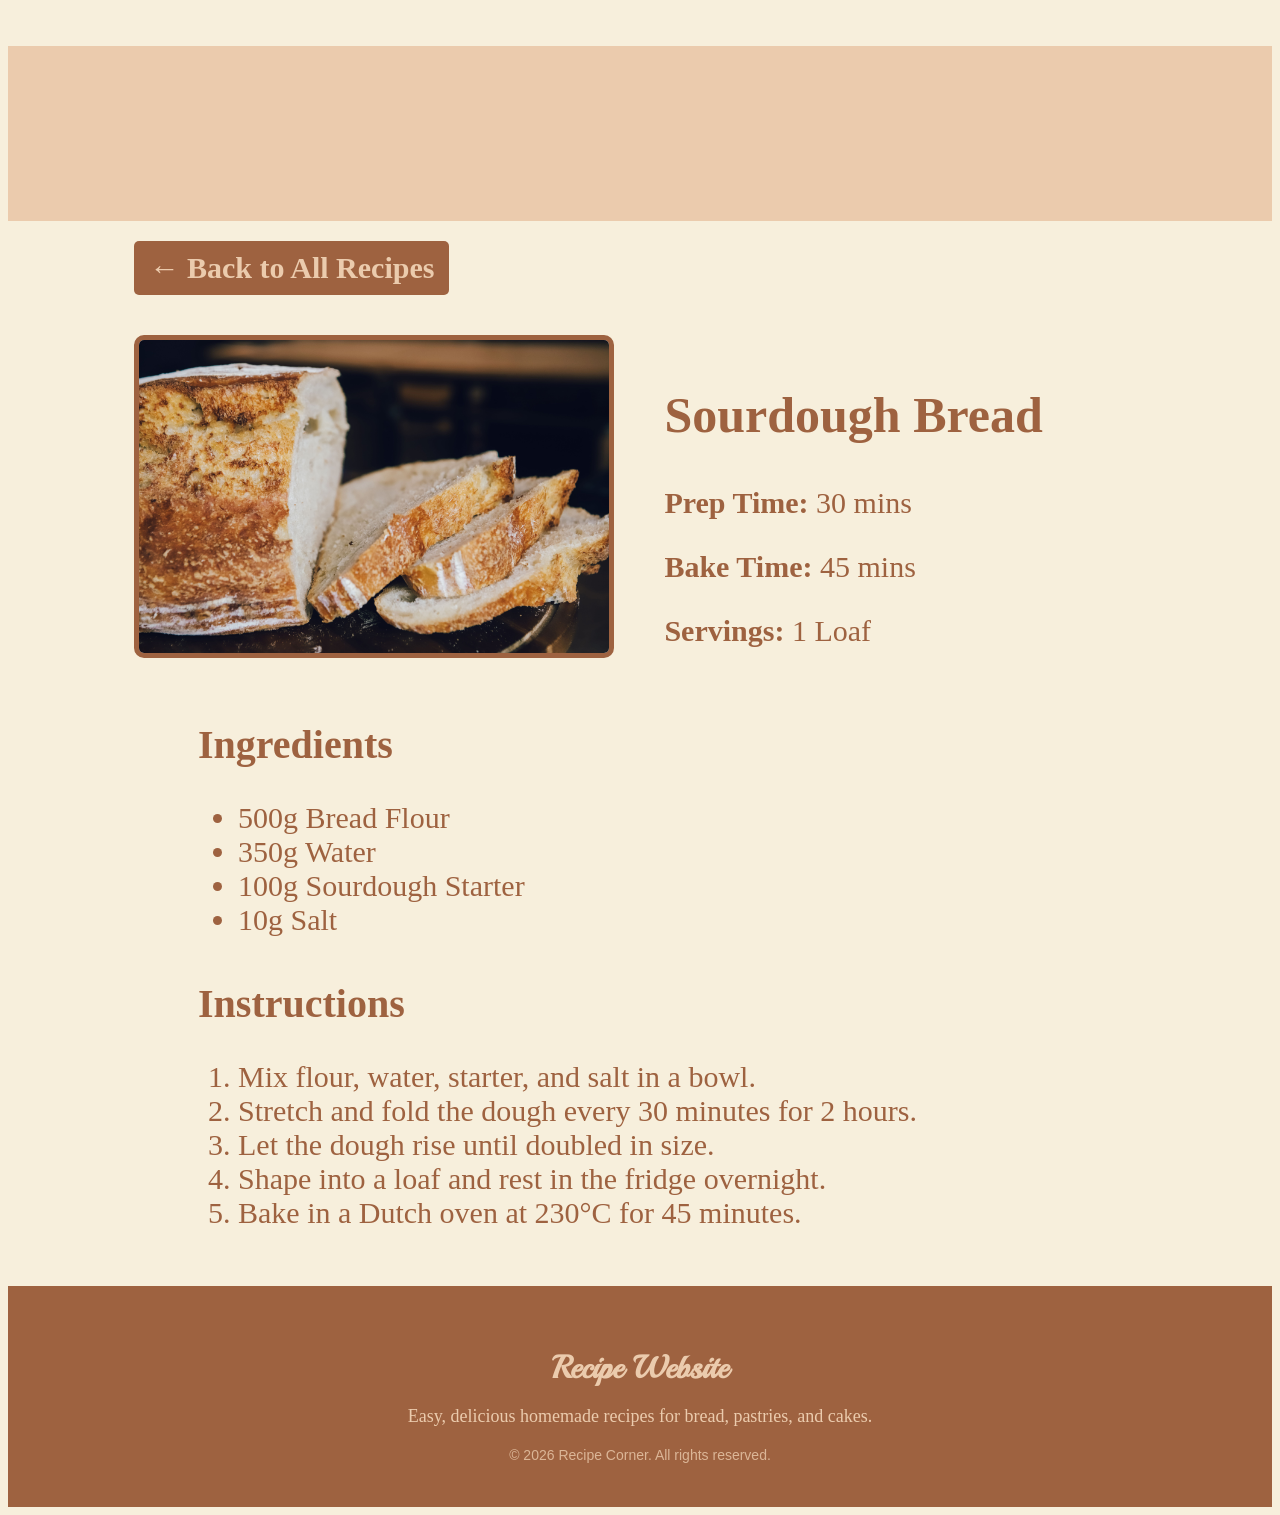
<file: sourdough.html>
<!DOCTYPE html>
<html lang="en">
<head>
    <meta charset="UTF-8">
    <meta name="viewport" content="width=device-width, initial-scale=1.0">
    <title>Sourdough Bread Recipe</title>
    <link rel="stylesheet" href="style.css">
</head>
<body>
    <!-- Hero Banner (Matches Main Page) -->
    <header class="hero">
        <h1 class="hero-text">
            Baked Goods Recipes
        </h1>
    </header>

    <!-- Back Link -->
    <p class="back-link-container">
        <a href="index.html" class="back-button">&larr; Back to All Recipes</a>
    </p>

    <!-- Recipe Overview Section -->
    <section class="welcome-two-column">
        <div class="welcome-image">
            <img src="Images/SourdoughBreadImg.jpg" alt="Sourdough Bread" class="recipe-welcome-image">
        </div>

        <div class="recipe-welcome-text">
            <h1 class="recipe-title">Sourdough Bread</h1>
            <p><strong>Prep Time:</strong> 30 mins</p>
            <p><strong>Bake Time:</strong> 45 mins</p>
            <p><strong>Servings:</strong> 1 Loaf</p>
        </div>
    </section>

    <!-- Recipe Details Section -->
    <section class="recipe-content">
        <h2 class="section-title">Ingredients</h2>
        <ul class="recipe-list">
            <li>500g Bread Flour</li>
            <li>350g Water</li>
            <li>100g Sourdough Starter</li>
            <li>10g Salt</li>
        </ul>

        <h2 class="section-title">Instructions</h2>
        <ol class="recipe-list">
            <li>Mix flour, water, starter, and salt in a bowl.</li>
            <li>Stretch and fold the dough every 30 minutes for 2 hours.</li>
            <li>Let the dough rise until doubled in size.</li>
            <li>Shape into a loaf and rest in the fridge overnight.</li>
            <li>Bake in a Dutch oven at 230°C for 45 minutes.</li>
        </ol>
    </section>

    <!-- Footer -->
    <footer class="footer">
        <div class="footer-content">
            <h3 class="footer-title">Recipe Website</h3>
            <p class="footer-description">Easy, delicious homemade recipes for bread, pastries, and cakes.</p>
            <p class="footer-copyright">&copy; 2026 Recipe Corner. All rights reserved.</p>
        </div>
    </footer>

</body>
</html>
</file>
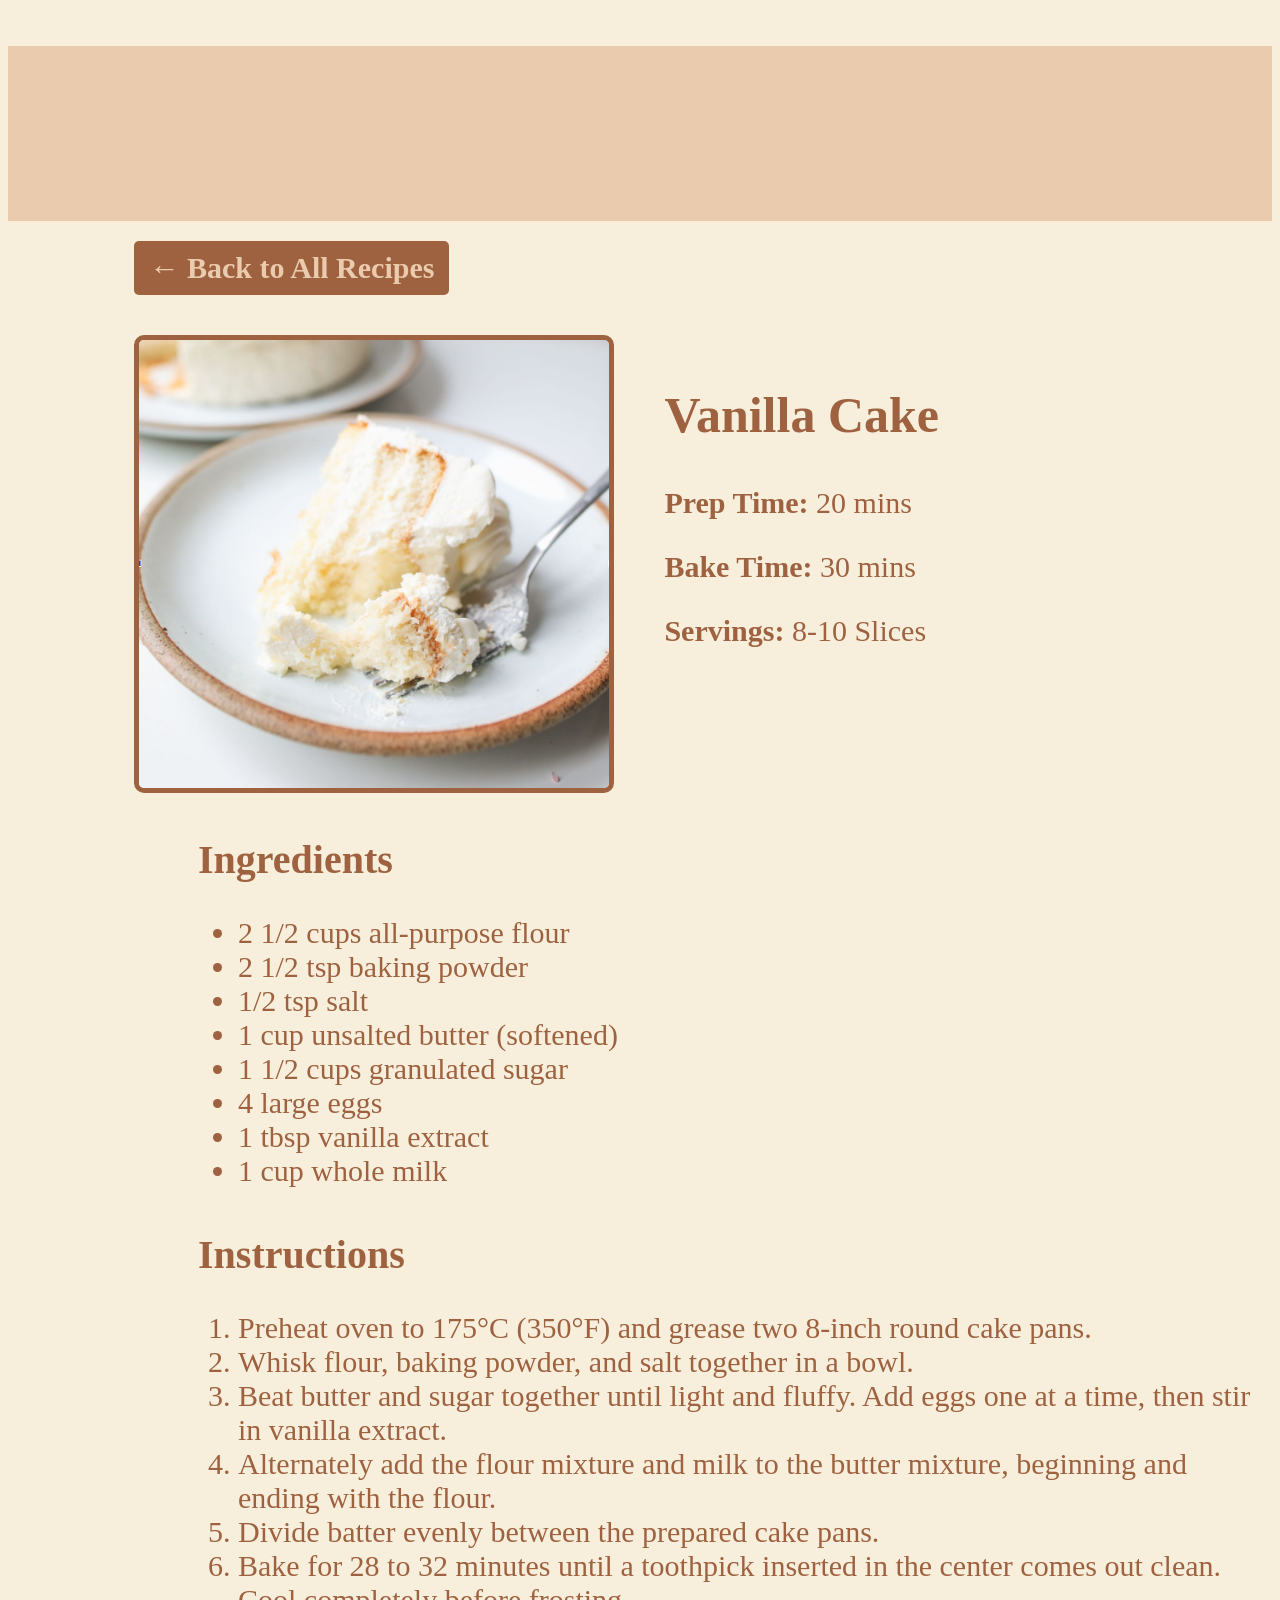
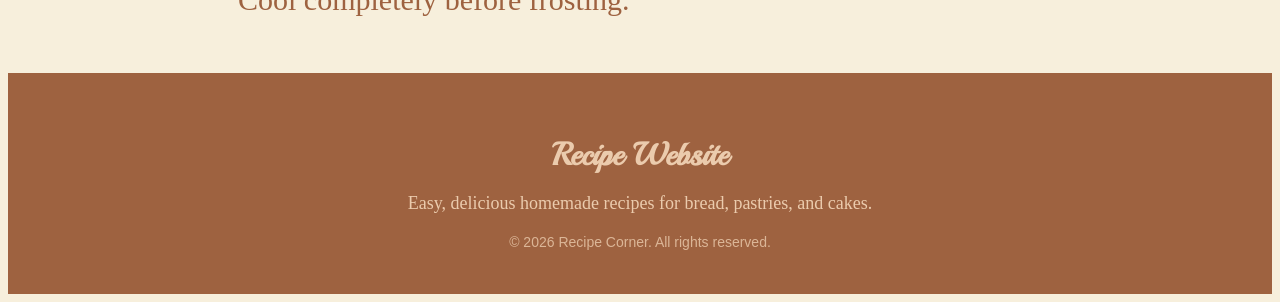
<file: vanilla.html>
<!DOCTYPE html>
<html lang="en">
<head>
    <meta charset="UTF-8">
    <meta name="viewport" content="width=device-width, initial-scale=1.0">
    <title>Sourdough Bread Recipe</title>
    <link rel="stylesheet" href="style.css">
</head>

<body>

    <!-- Hero Banner (Matches Main Page) -->
    <header class="hero">
        <h1 class="hero-text">
            Baked Goods Recipes
        </h1>
    </header>

    <!-- Back Link -->
    <p class="back-link-container">
        <a href="index.html" class="back-button">&larr; Back to All Recipes</a>
    </p>

    <!-- Recipe Overview Section -->
    <section class="welcome-two-column">
        <div class="welcome-image">
            <img src="Images/VanillaCakeCUT.PNG" alt="Vanilla Cake" class="recipe-welcome-image">
        </div>

        <div class="recipe-welcome-text">
            <h1 class="recipe-title">Vanilla Cake</h1>
            <p><strong>Prep Time:</strong> 20 mins</p>
            <p><strong>Bake Time:</strong> 30 mins</p>
            <p><strong>Servings:</strong> 8-10 Slices</p>
        </div>
    </section>

    <!-- Recipe Details Section -->
    <section class="recipe-content">
        <h2 class="section-title">Ingredients</h2>
        <ul class="recipe-list">
            <li>2 1/2 cups all-purpose flour</li>
            <li>2 1/2 tsp baking powder</li>
            <li>1/2 tsp salt</li>
            <li>1 cup unsalted butter (softened)</li>
            <li>1 1/2 cups granulated sugar</li>
            <li>4 large eggs</li>
            <li>1 tbsp vanilla extract</li>
            <li>1 cup whole milk</li>
        </ul>

        <h2 class="section-title">Instructions</h2>
        <ol class="recipe-list">
            <li>Preheat oven to 175°C (350°F) and grease two 8-inch round cake pans.</li>
            <li>Whisk flour, baking powder, and salt together in a bowl.</li>
            <li>Beat butter and sugar together until light and fluffy. Add eggs one at a time, then stir in vanilla extract.</li>
            <li>Alternately add the flour mixture and milk to the butter mixture, beginning and ending with the flour.</li>
            <li>Divide batter evenly between the prepared cake pans.</li>
            <li>Bake for 28 to 32 minutes until a toothpick inserted in the center comes out clean. Cool completely before frosting.</li>
        </ol>
    </section>

    <!-- Footer -->
    <footer class="footer">
        <div class="footer-content">
            <h3 class="footer-title">Recipe Website</h3>
            <p class="footer-description">Easy, delicious homemade recipes for bread, pastries, and cakes.</p>
            <p class="footer-copyright">&copy; 2026 Recipe Corner. All rights reserved.</p>
        </div>
    </footer>

</body>
</html>
</file>
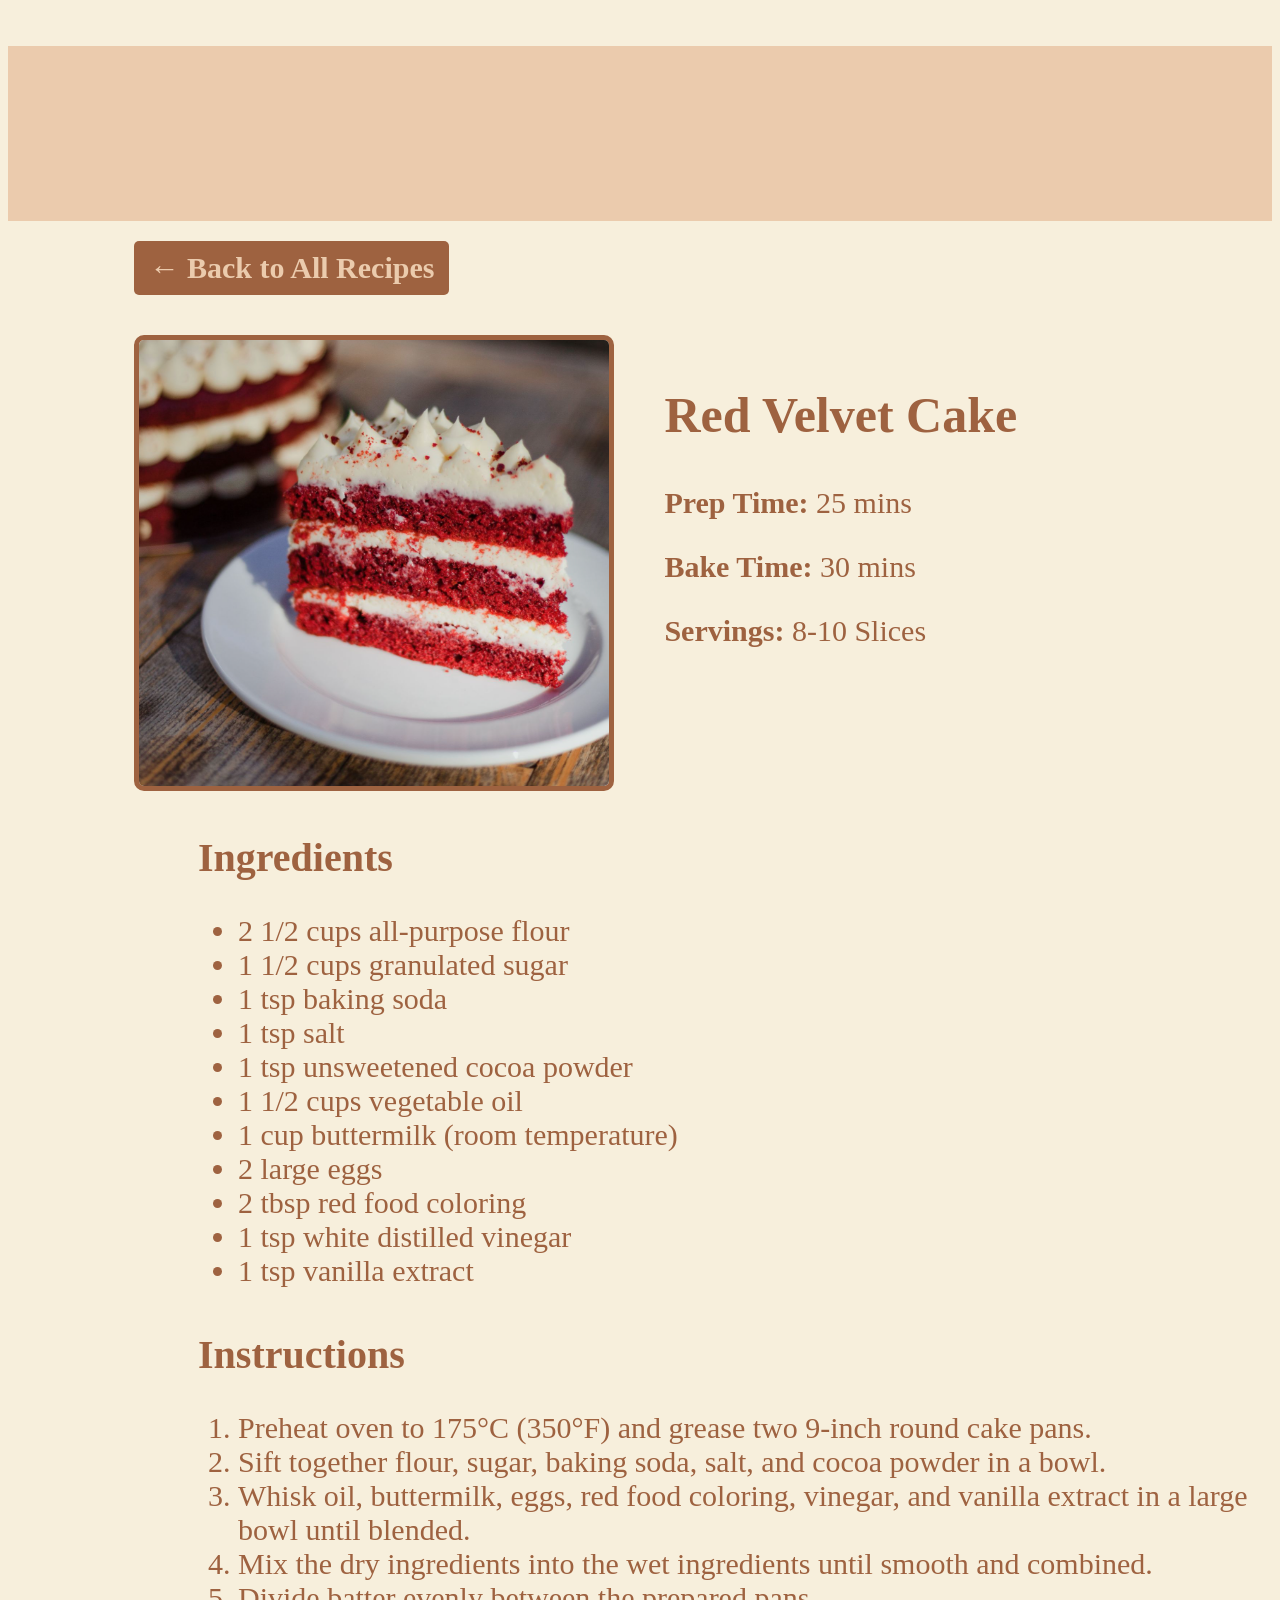
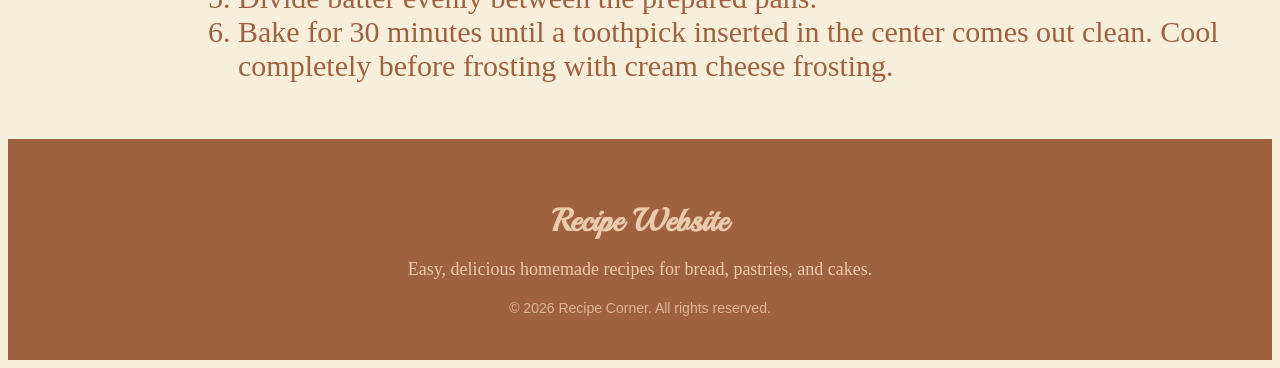
<file: velvet.html>
<!DOCTYPE html>
<html lang="en">
<head>
    <meta charset="UTF-8">
    <meta name="viewport" content="width=device-width, initial-scale=1.0">
    <title>Sourdough Bread Recipe</title>
    <link rel="stylesheet" href="style.css">
</head>

<body>

    <!-- Hero Banner (Matches Main Page) -->
    <header class="hero">
        <h1 class="hero-text">
            Baked Goods Recipes
        </h1>
    </header>

    <!-- Back Link -->
    <p class="back-link-container">
        <a href="index.html" class="back-button">&larr; Back to All Recipes</a>
    </p>

    <!-- Recipe Overview Section -->
    <section class="welcome-two-column">
        <div class="welcome-image">
            <img src="Images/RedVelvetCakeCUT.PNG" alt="Red Velvet Cake" class="recipe-welcome-image">
        </div>

        <div class="recipe-welcome-text">
            <h1 class="recipe-title">Red Velvet Cake</h1>
            <p><strong>Prep Time:</strong> 25 mins</p>
            <p><strong>Bake Time:</strong> 30 mins</p>
            <p><strong>Servings:</strong> 8-10 Slices</p>
        </div>
    </section>

    <!-- Recipe Details Section -->
    <section class="recipe-content">
        <h2 class="section-title">Ingredients</h2>
        <ul class="recipe-list">
            <li>2 1/2 cups all-purpose flour</li>
            <li>1 1/2 cups granulated sugar</li>
            <li>1 tsp baking soda</li>
            <li>1 tsp salt</li>
            <li>1 tsp unsweetened cocoa powder</li>
            <li>1 1/2 cups vegetable oil</li>
            <li>1 cup buttermilk (room temperature)</li>
            <li>2 large eggs</li>
            <li>2 tbsp red food coloring</li>
            <li>1 tsp white distilled vinegar</li>
            <li>1 tsp vanilla extract</li>
        </ul>

        <h2 class="section-title">Instructions</h2>
        <ol class="recipe-list">
            <li>Preheat oven to 175°C (350°F) and grease two 9-inch round cake pans.</li>
            <li>Sift together flour, sugar, baking soda, salt, and cocoa powder in a bowl.</li>
            <li>Whisk oil, buttermilk, eggs, red food coloring, vinegar, and vanilla extract in a large bowl until blended.</li>
            <li>Mix the dry ingredients into the wet ingredients until smooth and combined.</li>
            <li>Divide batter evenly between the prepared pans.</li>
            <li>Bake for 30 minutes until a toothpick inserted in the center comes out clean. Cool completely before frosting with cream cheese frosting.</li>
        </ol>
    </section>

    <!-- Footer -->
    <footer class="footer">
        <div class="footer-content">
            <h3 class="footer-title">Recipe Website</h3>
            <p class="footer-description">Easy, delicious homemade recipes for bread, pastries, and cakes.</p>
            <p class="footer-copyright">&copy; 2026 Recipe Corner. All rights reserved.</p>
        </div>
    </footer>

</body>
</html>
</file>
<file: style.css>
@import url('https://fonts.googleapis.com/css2?family=Kumar+One&display=swap');
@import url('https://fonts.googleapis.com/css2?family=Corben:wght@400;700&display=swap');
@import url('https://fonts.googleapis.com/css2?family=Playball&display=swap');

* {
    box-sizing: border-box;
}

head {
    padding-top: 0px;
}

body {
    background-color: rgb(247, 239, 220);
    padding: 0px;
}

.hero-text {
    font-family: "Kumar One", serif;
    text-align: center;
    top: 180px;
    width: 100%;
    font-size: 68px;
    padding-top: 40px;
    color: rgb(158, 98, 64);
}

.hero {
    background-color: rgb(235, 203, 173);
    height: 175px;
    margin-top: 0px;
}

.welcome-image img {
    width: 480px;
    height: auto;
    border-style: solid;
    border-width: 5px;
    border-color: rgb(158, 98, 64);
}

.welcome-two-column {
    display: grid;
    grid-template-columns: 1fr 3fr;
    gap: 50px;
    width: 80%;
    margin: auto;
    margin-top: 40px;
}

.welcome-text {
    font-size: 1.25em;
    font-family: Georgia, 'Times New Roman', Times, serif;
    font-size: 25px;
    padding-top: 35px;
    color: rgb(158, 98, 64);
}

.bread-banner-text {
    background-color: rgb(158, 98, 64);
    height: 100px;
    font-family: "Playball", serif;
    font-size: 40px;
    padding-top: 20px;
    padding-left: 20px;
    color: rgb(235, 203, 173);
}

.cakes-three-column,
.bread-three-column {
    display: grid;
    grid-template-columns: repeat(3, 1fr);
    gap: 0;
    width: 100%;
    margin: 40px auto 60px auto;
    justify-items: center;
}

.card img {
    width: 500px;
    border-radius: 10px;
    height: auto;
    object-fit: cover;
    display: flex; 
    justify-content: center;
}

.card-text {
    text-align: center;
    color: rgb(158, 98, 64);
    font-family: "Corben", serif;
}

.pastries-banner-text {
    background-color: rgb(222, 164, 126);
    height: 100px;
    font-family: "Playball", serif;
    font-size: 40px;
    padding-top: 20px;
    padding-left: 20px;
    color: rgb(235, 203, 173);
}

.pastries-full-width {
    display: grid;
    grid-template-columns: repeat(3, 1fr);
    gap: 0;
    width: 100%;
    margin: 40px 0 50px 0;
}

/* Individual Card Styling */
.pastries-card {
    text-align: center;
}

/* Full-width Image Styling */
.pastries-card img {
    width: 100%;
    height: 300px;
    object-fit: cover;
    display: block;
    border-radius: 0;
}

/* Card Text Styling */
.pastries-card-text {
    text-align: center;
    color: rgb(158, 98, 64);
    font-family: "Corben", serif;
    padding-bottom: 10px;
}

.cakes-banner-text {
    background-color: rgb(158, 98, 64);
    height: 100px;
    font-family: "Playball", serif;
    font-size: 40px;
    padding-top: 20px;
    padding-left: 20px;
    color: rgb(235, 203, 173);
}

.cakes-card img {
    width: 400px;
    border-radius: 1000px;
    height: auto;
    object-fit: cover;
    display: flex; 
    justify-content: center;
}

.cakes-card-text {
    text-align: center;
    color: rgb(158, 98, 64);
    font-family: "Corben", serif;
}

/* Footer Section */
.footer {
    background-color: rgb(158, 98, 64);
    color: rgb(235, 203, 173);
    padding: 30px 20px;
    text-align: center;
    width: 100%;
}

.footer-title {
    font-family: "Playball", serif;
    font-size: 32px;
    margin-bottom: 10px;
}

.footer-description {
    font-family: Georgia, 'Times New Roman', Times, serif;
    font-size: 18px;
    margin-bottom: 20px;
    color:rgb(235, 203, 173);
}

.footer-copyright {
    font-family: Arial, sans-serif;
    font-size: 14px;
    opacity: 0.8;
    color:rgb(235, 203, 173);
}

/* Position the button on the page */
.back-link-container {
    width: 80%;
    margin: 20px auto;
    font-family: Georgia, 'Times New Roman', Times, serif;
    font-size: 30px;
    color: rgb(158, 98, 64);
}

/* Style the link as a button box */
.back-button {
    display: inline-block;
    padding: 10px 15px;
    background-color: rgb(158, 98, 64);
    color: rgb(235, 203, 173);
    text-decoration: none;
    font-weight: bold;
    border-radius: 5px;
}

/* Change background color when hovered */
.back-button:hover {
    background-color: rgb(128, 75, 45);
}

.recipe-welcome-image {
    width: 100%;
    max-width: 1000px;     /* Adjust this number to make it smaller or larger */
    height: 250px;        /* Controls the vertical height */
    object-fit: cover;    /* Prevents the image from stretching */
    border-radius: 10px;
    display: block;
}

.recipe-title {
    font-family: Georgia, 'Times New Roman', Times, serif;
    font-size: 50px;
    padding-top: 10px;
    color: rgb(158, 98, 64);
}

.section-title {
    font-family: Georgia, 'Times New Roman', Times, serif;
    font-size: 40px;
    padding-top: 10px;
    color: rgb(158, 98, 64);
}

li {
    font-family: Georgia, 'Times New Roman', Times, serif;
    font-size: 30px;
    color: rgb(158, 98, 64);
}

a {
    color: rgb(158, 98, 64); /* Replace with your preferred color */
}

p {
    font-family: Georgia, 'Times New Roman', Times, serif;
    font-size: 30px;
    color: rgb(158, 98, 64);
}

.recipe-content {
    padding-left: 190px;
    padding-bottom: 40px;
}
</file>
